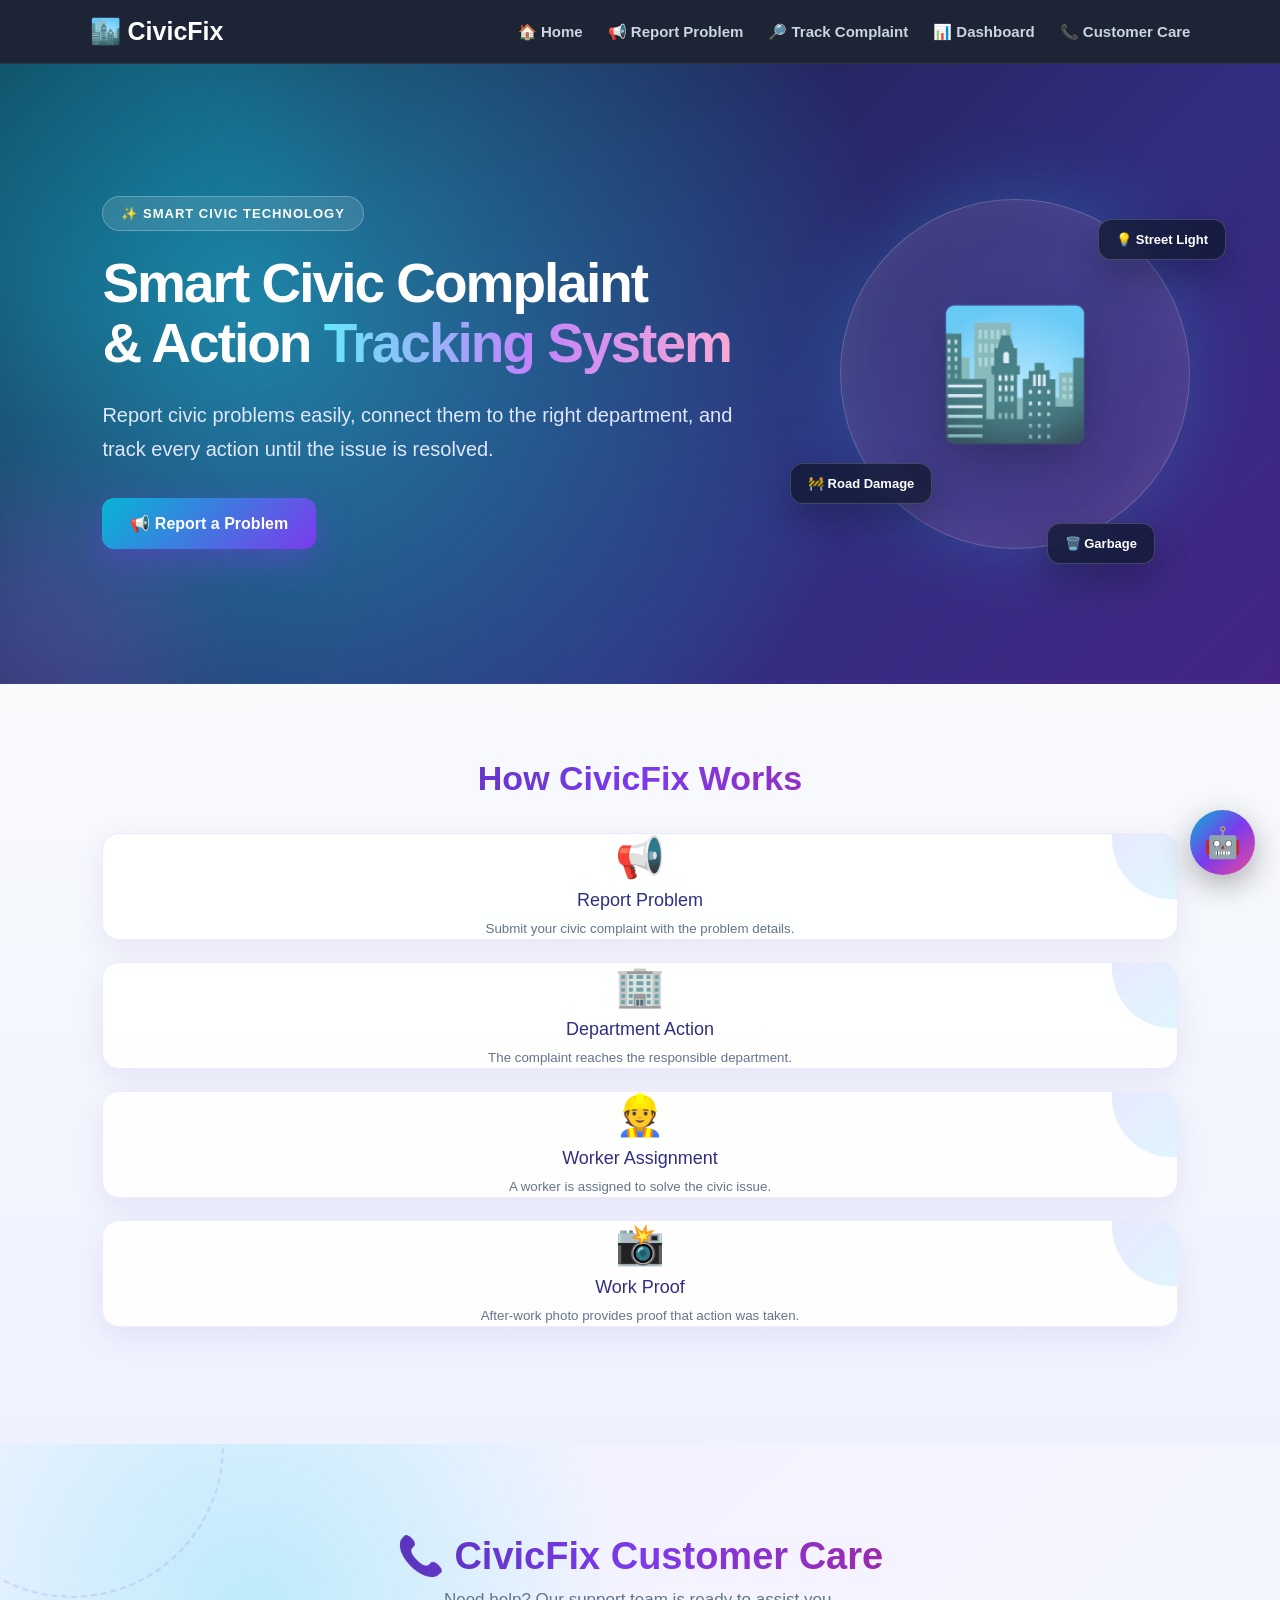
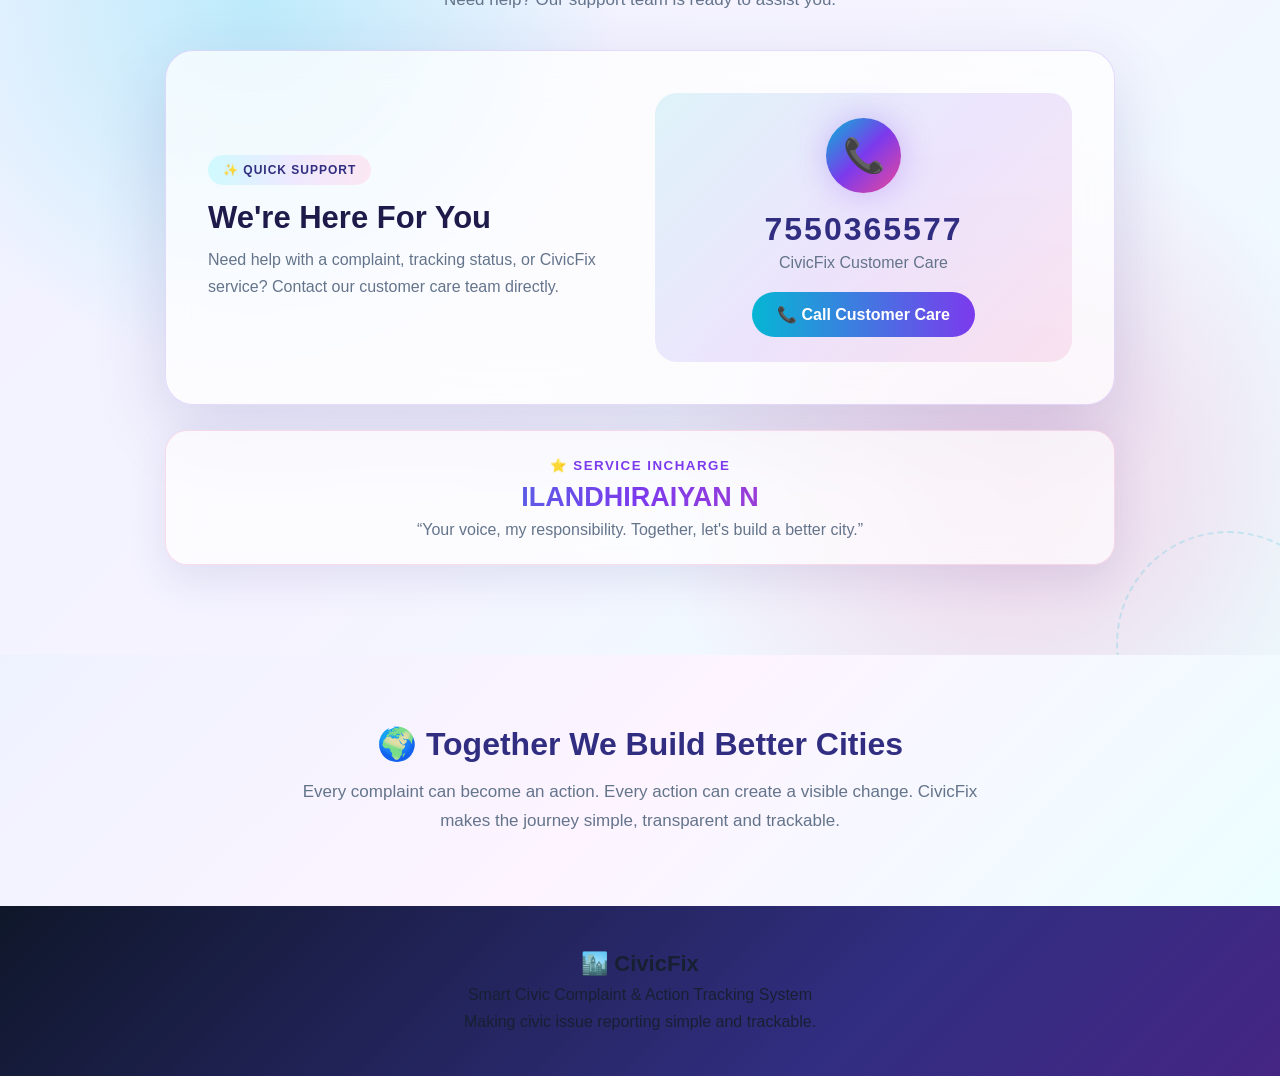
<file: index.html>
<!DOCTYPE html>
<html lang="en">

<head>
    <meta charset="UTF-8">

    <meta name="viewport"
          content="width=device-width, initial-scale=1.0">

    <title>CivicFix - Smart Civic Platform</title>

    <link rel="stylesheet" href="style.css">

    <style>

        /* ==============================
           CIVICFIX HOME - PREMIUM
        ============================== */

        .hero {
            min-height: 620px;
            position: relative;
            overflow: hidden;
            display: flex;
            align-items: center;
            padding: 80px 8%;

            background:
                radial-gradient(
                    circle at 10% 20%,
                    rgba(34,211,238,0.55),
                    transparent 25%
                ),
                radial-gradient(
                    circle at 90% 15%,
                    rgba(244,114,182,0.55),
                    transparent 28%
                ),
                radial-gradient(
                    circle at 80% 90%,
                    rgba(167,139,250,0.45),
                    transparent 30%
                ),
                linear-gradient(
                    135deg,
                    #0f172a,
                    #312e81,
                    #581c87,
                    #831843
                );

            background-size: 200% 200%;
            animation: heroGradient 10s ease infinite;
        }

        @keyframes heroGradient {
            0% { background-position: 0% 50%; }
            50% { background-position: 100% 50%; }
            100% { background-position: 0% 50%; }
        }

        .hero::before {
            content: "";
            position: absolute;
            width: 420px;
            height: 420px;
            border-radius: 50%;
            border: 1px solid rgba(255,255,255,0.18);
            right: -120px;
            top: -120px;
            animation: circleRotate 12s linear infinite;
        }

        .hero::after {
            content: "";
            position: absolute;
            width: 250px;
            height: 250px;
            border-radius: 50%;
            border: 1px solid rgba(255,255,255,0.16);
            left: -80px;
            bottom: -80px;
            animation: circleRotate 9s linear infinite reverse;
        }

        @keyframes circleRotate {
            from {
                transform: rotate(0deg) scale(1);
            }

            50% {
                transform: rotate(180deg) scale(1.12);
            }

            to {
                transform: rotate(360deg) scale(1);
            }
        }

        .hero-text {
            position: relative;
            z-index: 5;
            max-width: 760px;

            animation:
                heroContent 1.2s
                cubic-bezier(.17,.67,.35,1.2);
        }

        @keyframes heroContent {
            from {
                opacity: 0;
                transform:
                    translateY(70px)
                    scale(0.92);
            }

            to {
                opacity: 1;
                transform:
                    translateY(0)
                    scale(1);
            }
        }

        .hero-text::before {
            content:
                "✨ SMART CIVIC TECHNOLOGY";

            display: inline-block;
            padding: 9px 18px;
            margin-bottom: 22px;
            border-radius: 50px;
            color: white;
            font-size: 13px;
            font-weight: 700;
            letter-spacing: 1px;

            background:
                rgba(255,255,255,0.12);

            border:
                1px solid
                rgba(255,255,255,0.25);

            backdrop-filter: blur(12px);

            animation:
                badgeFloat 3s ease-in-out infinite;
        }

        @keyframes badgeFloat {
            0%,100% {
                transform: translateY(0);
            }

            50% {
                transform: translateY(-7px);
            }
        }

        .hero h1 {
            font-size: 55px;
            line-height: 1.1;
            color: white;
            margin-bottom: 24px;
            letter-spacing: -2px;
            max-width: 780px;

            animation:
                titleGlow
                3s ease-in-out infinite alternate;
        }

        @keyframes titleGlow {
            from {
                text-shadow:
                    0 0 0
                    rgba(103,232,249,0);
            }

            to {
                text-shadow:
                    0 0 30px
                    rgba(103,232,249,0.28);
            }
        }

        .hero h1 span {
            background:
                linear-gradient(
                    90deg,
                    #67e8f9,
                    #c084fc,
                    #f9a8d4
                );

            -webkit-background-clip: text;
            -webkit-text-fill-color: transparent;
            background-clip: text;
        }

        .hero p {
            font-size: 20px;
            line-height: 1.7;
            color: #e0e7ff;
            max-width: 650px;
            margin-bottom: 32px;

            animation:
                paragraphReveal
                1.5s ease;
        }

        @keyframes paragraphReveal {
            from {
                opacity: 0;
                transform: translateY(25px);
            }

            to {
                opacity: 1;
                transform: translateY(0);
            }
        }

        .hero .btn {
            padding: 16px 28px;
            border-radius: 12px;

            background:
                linear-gradient(
                    135deg,
                    #06b6d4,
                    #7c3aed,
                    #ec4899
                );

            background-size: 200% 200%;

            box-shadow:
                0 12px 35px
                rgba(124,58,237,0.4);

            animation:
                buttonGradient
                4s ease infinite;

            transition: 0.35s;
        }

        @keyframes buttonGradient {
            0% {
                background-position: 0% 50%;
            }

            50% {
                background-position: 100% 50%;
            }

            100% {
                background-position: 0% 50%;
            }
        }

        .hero .btn:hover {
            transform:
                translateY(-7px)
                scale(1.05);

            box-shadow:
                0 20px 50px
                rgba(236,72,153,0.45);
        }

        .hero-visual {
            position: absolute;
            right: 7%;
            top: 50%;
            transform: translateY(-50%);
            width: 350px;
            height: 350px;
            z-index: 4;
        }

        .city-orb {
            width: 100%;
            height: 100%;
            border-radius: 50%;
            display: flex;
            align-items: center;
            justify-content: center;

            background:
                rgba(255,255,255,0.08);

            border:
                1px solid
                rgba(255,255,255,0.20);

            backdrop-filter: blur(15px);

            box-shadow:
                0 0 80px
                rgba(34,211,238,0.20),

                inset 0 0 60px
                rgba(255,255,255,0.06);

            animation:
                orbFloat
                5s ease-in-out infinite;
        }

        @keyframes orbFloat {
            0%,100% {
                transform: translateY(0);
            }

            50% {
                transform: translateY(-18px);
            }
        }

        .city-icon {
            font-size: 125px;

            filter:
                drop-shadow(
                    0 15px 25px
                    rgba(0,0,0,0.25)
                );

            animation:
                cityPulse
                3s ease-in-out infinite;
        }

        @keyframes cityPulse {
            0%,100% {
                transform: scale(1);
            }

            50% {
                transform: scale(1.08);
            }
        }

        .floating-problem {
            position: absolute;
            padding: 12px 17px;
            border-radius: 13px;
            color: white;

            background:
                rgba(15,23,42,0.72);

            border:
                1px solid
                rgba(255,255,255,0.18);

            backdrop-filter: blur(12px);

            box-shadow:
                0 15px 35px
                rgba(0,0,0,0.25);

            font-size: 13px;
            font-weight: 700;
            white-space: nowrap;
        }

        .problem-one {
            top: 20px;
            right: -35px;

            animation:
                problemFloat
                4s ease-in-out infinite;
        }

        .problem-two {
            bottom: 45px;
            left: -50px;

            animation:
                problemFloat
                4s ease-in-out infinite 1s;
        }

        .problem-three {
            bottom: -15px;
            right: 35px;

            animation:
                problemFloat
                4s ease-in-out infinite 2s;
        }

        @keyframes problemFloat {
            0%,100% {
                transform: translateY(0);
            }

            50% {
                transform: translateY(-11px);
            }
        }

        .section {
            background:
                linear-gradient(
                    180deg,
                    #f8fafc,
                    #eef2ff
                );
        }

        .section h2 {
            font-size: 34px;

            background:
                linear-gradient(
                    90deg,
                    #312e81,
                    #7c3aed,
                    #be185d
                );

            -webkit-background-clip: text;
            -webkit-text-fill-color: transparent;
            background-clip: text;
        }

        .stats {
            max-width: 1150px;
            margin-left: auto;
            margin-right: auto;
        }

        .stat-card {
            position: relative;
            overflow: hidden;

            background:
                rgba(255,255,255,0.95);

            transition:
                transform 0.4s ease,
                box-shadow 0.4s ease;
        }

        .stat-card::before {
            content: "";

            position: absolute;

            width: 120px;
            height: 120px;

            border-radius: 50%;

            right: -55px;
            top: -55px;

            background:
                linear-gradient(
                    135deg,
                    #a78bfa,
                    #67e8f9
                );

            opacity: 0.22;

            transition: 0.5s;
        }

        .stat-card:hover {
            transform:
                translateY(-12px)
                scale(1.03);

            box-shadow:
                0 25px 55px
                rgba(76,29,149,0.18);
        }

        .stat-card:hover::before {
            transform: scale(1.7);
            opacity: 0.35;
        }

        .stat-card h3 {
            font-size: 40px;

            transition:
                transform 0.4s ease;
        }

        .stat-card:hover h3 {
            transform:
                scale(1.2)
                rotate(-5deg);
        }

        .stat-card p {
            font-size: 18px;
            color: #312e81;
        }

        .stat-card small {
            display: block;
            margin-top: 8px;

            color: #64748b;
            line-height: 1.5;
        }

        /* ==============================
           CUSTOMER CARE
        ============================== */

        .customer-section {
            position: relative;
            overflow: hidden;

            padding: 90px 8%;

            text-align: center;

            background:
                radial-gradient(
                    circle at 20% 20%,
                    rgba(34,211,238,0.25),
                    transparent 30%
                ),
                radial-gradient(
                    circle at 80% 80%,
                    rgba(236,72,153,0.22),
                    transparent 30%
                ),
                linear-gradient(
                    135deg,
                    #eef2ff,
                    #f5f3ff,
                    #ecfeff
                );
        }

        .customer-section::before {
            content: "";
            position: absolute;

            width: 300px;
            height: 300px;

            border-radius: 50%;

            border: 2px dashed
                rgba(124,58,237,0.15);

            top: -150px;
            left: -80px;

            animation:
                careRotate
                15s linear infinite;
        }

        .customer-section::after {
            content: "";
            position: absolute;

            width: 220px;
            height: 220px;

            border-radius: 50%;

            border: 2px dashed
                rgba(6,182,212,0.18);

            bottom: -100px;
            right: -60px;

            animation:
                careRotate
                12s linear infinite reverse;
        }

        @keyframes careRotate {
            from {
                transform: rotate(0deg);
            }

            to {
                transform: rotate(360deg);
            }
        }

        .customer-title {
            position: relative;
            z-index: 2;

            font-size: 38px;

            background:
                linear-gradient(
                    90deg,
                    #312e81,
                    #7c3aed,
                    #be185d
                );

            -webkit-background-clip: text;
            -webkit-text-fill-color: transparent;
            background-clip: text;

            margin-bottom: 12px;
        }

        .customer-subtitle {
            position: relative;
            z-index: 2;

            color: #64748b;
            font-size: 17px;
            margin-bottom: 40px;
        }

        .customer-card {
            position: relative;
            z-index: 3;

            max-width: 950px;
            margin: auto;
            padding: 42px;

            display: grid;
            grid-template-columns: 1fr 1fr;
            gap: 30px;

            text-align: left;

            border-radius: 28px;

            background:
                rgba(255,255,255,0.72);

            border:
                1px solid
                rgba(124,58,237,0.18);

            backdrop-filter: blur(20px);

            box-shadow:
                0 25px 70px
                rgba(49,46,129,0.16);

            transition: .4s;

            animation:
                customerFloat
                5s ease-in-out infinite;
        }

        .customer-card:hover {
            transform:
                translateY(-10px)
                scale(1.01);

            box-shadow:
                0 35px 90px
                rgba(124,58,237,0.22);
        }

        @keyframes customerFloat {
            0%,100% {
                transform: translateY(0);
            }

            50% {
                transform: translateY(-8px);
            }
        }

        .care-left {
            display: flex;
            flex-direction: column;
            justify-content: center;
        }

        .care-badge {
            display: inline-block;
            width: fit-content;

            padding: 8px 15px;
            border-radius: 50px;

            color: #312e81;

            background:
                linear-gradient(
                    90deg,
                    #cffafe,
                    #ede9fe,
                    #fce7f3
                );

            font-size: 12px;
            font-weight: 800;
            letter-spacing: 1px;
            margin-bottom: 15px;

            animation:
                careBadge
                2.5s ease-in-out infinite;
        }

        @keyframes careBadge {
            0%,100% {
                transform: translateY(0);
            }

            50% {
                transform: translateY(-5px);
            }
        }

        .care-left h3 {
            font-size: 31px;
            color: #1e1b4b;
            margin-bottom: 10px;
        }

        .care-left p {
            color: #64748b;
            line-height: 1.7;
        }

        .care-right {
            display: flex;
            flex-direction: column;
            justify-content: center;
            align-items: center;

            padding: 25px;
            border-radius: 22px;

            background:
                linear-gradient(
                    135deg,
                    rgba(6,182,212,0.12),
                    rgba(124,58,237,0.12),
                    rgba(236,72,153,0.12)
                );
        }

        .phone-icon {
            width: 75px;
            height: 75px;

            display: flex;
            align-items: center;
            justify-content: center;

            border-radius: 50%;

            font-size: 34px;

            background:
                linear-gradient(
                    135deg,
                    #06b6d4,
                    #7c3aed,
                    #ec4899
                );

            box-shadow:
                0 0 35px
                rgba(124,58,237,0.30);

            animation:
                phonePulse
                1.8s infinite;
        }

        @keyframes phonePulse {
            0%,100% {
                transform: scale(1);
            }

            50% {
                transform: scale(1.1);

                box-shadow:
                    0 0 55px
                    rgba(236,72,153,0.42);
            }
        }

        .phone-number {
            margin: 18px 0 6px;

            font-size: 32px;
            font-weight: 900;
            letter-spacing: 2px;

            color: #312e81;
        }

        .phone-label {
            color: #64748b;
            margin-bottom: 20px;
        }

        .call-button {
            display: inline-block;

            padding: 13px 25px;

            border-radius: 50px;

            text-decoration: none;
            color: white;
            font-weight: 800;

            background:
                linear-gradient(
                    90deg,
                    #06b6d4,
                    #7c3aed,
                    #ec4899
                );

            background-size: 200% 200%;

            animation:
                callGradient
                4s ease infinite;

            transition: .35s;
        }

        @keyframes callGradient {
            0% {
                background-position: 0% 50%;
            }

            50% {
                background-position: 100% 50%;
            }

            100% {
                background-position: 0% 50%;
            }
        }

        .call-button:hover {
            transform:
                translateY(-5px)
                scale(1.05);

            box-shadow:
                0 15px 35px
                rgba(124,58,237,0.35);
        }

        .service-incharge {
            max-width: 950px;

            margin: 25px auto 0;

            padding: 25px;

            position: relative;
            z-index: 3;

            border-radius: 22px;

            background:
                rgba(255,255,255,0.70);

            border:
                1px solid
                rgba(236,72,153,0.18);

            backdrop-filter: blur(15px);

            box-shadow:
                0 15px 40px
                rgba(49,46,129,0.10);

            text-align: center;
        }

        .service-incharge small {
            color: #7c3aed;
            font-weight: 800;
            letter-spacing: 1.5px;
        }

        .service-incharge h3 {
            margin-top: 8px;
            font-size: 27px;

            background:
                linear-gradient(
                    90deg,
                    #06b6d4,
                    #7c3aed,
                    #ec4899
                );

            -webkit-background-clip: text;
            -webkit-text-fill-color: transparent;
            background-clip: text;
        }

        .service-incharge p {
            margin-top: 8px;
            color: #64748b;
        }

        .civic-message {
            padding: 70px 8%;
            text-align: center;

            background:
                linear-gradient(
                    135deg,
                    #eef2ff,
                    #fdf4ff,
                    #ecfeff
                );
        }

        .civic-message h2 {
            color: #312e81;
            font-size: 32px;
            margin-bottom: 15px;
        }

        .civic-message p {
            max-width: 700px;
            margin: auto;

            color: #64748b;

            font-size: 17px;
            line-height: 1.7;
        }

        footer {
            background:
                linear-gradient(
                    135deg,
                    #0f172a,
                    #312e81,
                    #581c87,
                    #831843
                );

            background-size: 200% 200%;

            animation:
                footerGradient
                8s ease infinite;
        }

        @keyframes footerGradient {
            0% {
                background-position: 0% 50%;
            }

            50% {
                background-position: 100% 50%;
            }

            100% {
                background-position: 0% 50%;
            }
        }

        /* ==============================
           CIVICFIX AI ASSISTANT
        ============================== */

        #civicAiButton {
            position: fixed;
            right: 25px;
            bottom: 25px;

            width: 65px;
            height: 65px;

            border-radius: 50%;

            display: flex;
            align-items: center;
            justify-content: center;

            background:
                linear-gradient(
                    135deg,
                    #06b6d4,
                    #7c3aed,
                    #ec4899
                );

            color: white;
            font-size: 30px;

            cursor: pointer;

            box-shadow:
                0 10px 30px
                rgba(0,0,0,0.30);

            z-index: 9999;

            transition: .3s;

            animation:
                aiButtonPulse
                2.5s ease-in-out infinite;
        }

        #civicAiButton:hover {
            transform:
                scale(1.12)
                rotate(5deg);
        }

        @keyframes aiButtonPulse {
            0%,100% {
                box-shadow:
                    0 10px 30px
                    rgba(0,0,0,0.30);
            }

            50% {
                box-shadow:
                    0 10px 45px
                    rgba(124,58,237,0.60);
            }
        }

        #civicAiChat {
            position: fixed;

            right: 25px;
            bottom: 105px;

            width: 350px;
            height: 500px;

            background: white;

            border-radius: 20px;

            overflow: hidden;

            box-shadow:
                0 20px 60px
                rgba(0,0,0,0.30);

            z-index: 9998;

            display: none;

            flex-direction: column;

            border:
                1px solid
                rgba(124,58,237,0.15);
        }

        .ai-header {
            background:
                linear-gradient(
                    135deg,
                    #0f172a,
                    #312e81,
                    #581c87,
                    #831843
                );

            color: white;

            padding: 18px;

            display: flex;

            justify-content: space-between;
            align-items: center;
        }

        .ai-header strong {
            display: block;
            font-size: 18px;
        }

        .ai-header small {
            display: block;
            margin-top: 3px;
            opacity: .8;
            font-size: 12px;
        }

        .ai-header button {
            border: none;
            background: transparent;
            color: white;

            font-size: 20px;

            cursor: pointer;

            width: 35px;
            height: 35px;

            border-radius: 50%;

            transition: .3s;
        }

        .ai-header button:hover {
            background:
                rgba(255,255,255,0.15);

            transform: rotate(90deg);
        }

        .ai-messages {
            flex: 1;

            padding: 15px;

            overflow-y: auto;

            background:
                linear-gradient(
                    180deg,
                    #f8fafc,
                    #eef2ff
                );
        }

        .ai-message {
            max-width: 85%;

            padding: 12px 14px;

            margin-bottom: 12px;

            border-radius: 15px;

            line-height: 1.5;

            font-size: 14px;

            white-space: pre-wrap;

            word-wrap: break-word;

            animation:
                aiMessageIn
                .3s ease;
        }

        @keyframes aiMessageIn {
            from {
                opacity: 0;
                transform: translateY(8px);
            }

            to {
                opacity: 1;
                transform: translateY(0);
            }
        }

        .ai-message.bot {
            background:
                #eef2ff;

            color:
                #1e1b4b;

            border-bottom-left-radius:
                4px;

            border:
                1px solid
                rgba(124,58,237,0.08);
        }

        .ai-message.user {
            background:
                linear-gradient(
                    135deg,
                    #06b6d4,
                    #7c3aed
                );

            color: white;

            margin-left: auto;

            border-bottom-right-radius:
                4px;
        }

        .ai-input-area {
            display: flex;

            padding: 12px;

            gap: 8px;

            border-top:
                1px solid #e5e7eb;

            background: white;
        }

        .ai-input-area input {
            flex: 1;

            padding: 12px;

            border:
                1px solid #d1d5db;

            border-radius: 12px;

            outline: none;

            font-size: 14px;
        }

        .ai-input-area input:focus {
            border-color:
                #7c3aed;

            box-shadow:
                0 0 0 3px
                rgba(124,58,237,0.10);
        }

        .ai-input-area button {
            width: 45px;

            border: none;

            border-radius: 12px;

            background:
                linear-gradient(
                    135deg,
                    #06b6d4,
                    #7c3aed,
                    #ec4899
                );

            color: white;

            font-size: 18px;

            cursor: pointer;

            transition: .3s;
        }

        .ai-input-area button:hover {
            transform:
                scale(1.08);
        }

        @media (max-width: 900px) {

            .hero-visual {
                right: -90px;
                opacity: 0.25;
            }

            .hero h1 {
                font-size: 46px;
            }

            .customer-card {
                grid-template-columns: 1fr;
            }
        }

        @media (max-width: 600px) {

            .hero {
                min-height: 600px;
                padding: 60px 6%;
            }

            .hero h1 {
                font-size: 36px;
                letter-spacing: -1px;
            }

            .hero p {
                font-size: 17px;
            }

            .hero-visual {
                width: 280px;
                height: 280px;

                right: -100px;
                top: 75%;
            }

            .city-icon {
                font-size: 95px;
            }

            .customer-section {
                padding: 65px 6%;
            }

            .customer-title {
                font-size: 30px;
            }

            .customer-card {
                padding: 25px 18px;
            }

            .phone-number {
                font-size: 25px;
            }

            .care-left h3 {
                font-size: 25px;
            }

            #civicAiChat {
                right: 10px;
                left: 10px;

                bottom: 90px;

                width: auto;

                height: 70vh;

                max-height: 560px;

                border-radius: 18px;
            }

            #civicAiButton {
                right: 18px;
                bottom: 18px;

                width: 60px;
                height: 60px;
            }
        }

    </style>

</head>

<body>

<header>

    <div class="logo">
        🏙️ CivicFix
    </div>

    <nav>

        <a href="index.html">
            🏠 Home
        </a>

        <a href="report.html">
            📢 Report Problem
        </a>

        <a href="track.html">
            🔎 Track Complaint
        </a>

        <a href="dashboard.html">
            📊 Dashboard
        </a>

        <a href="customer-care.html">
            📞 Customer Care
        </a>

    </nav>

</header>


<section class="hero">

    <div class="hero-text">

        <h1>

            Smart Civic Complaint

            <br>

            & Action

            <span>
                Tracking System
            </span>

        </h1>

        <p>

            Report civic problems easily,
            connect them to the right department,
            and track every action until the
            issue is resolved.

        </p>

        <a
            href="report.html"
            class="btn"
        >

            📢 Report a Problem

        </a>

    </div>


    <div class="hero-visual">

        <div class="city-orb">

            <div class="city-icon">
                🏙️
            </div>

        </div>

        <div class="floating-problem problem-one">
            💡 Street Light
        </div>

        <div class="floating-problem problem-two">
            🚧 Road Damage
        </div>

        <div class="floating-problem problem-three">
            🗑️ Garbage
        </div>

    </div>

</section>


<section class="section">

    <h2>
        How CivicFix Works
    </h2>

    <div class="stats">

        <div class="stat-card">

            <h3>📢</h3>

            <p>
                Report Problem
            </p>

            <small>
                Submit your civic complaint
                with the problem details.
            </small>

        </div>


        <div class="stat-card">

            <h3>🏢</h3>

            <p>
                Department Action
            </p>

            <small>
                The complaint reaches the
                responsible department.
            </small>

        </div>


        <div class="stat-card">

            <h3>👷</h3>

            <p>
                Worker Assignment
            </p>

            <small>
                A worker is assigned to
                solve the civic issue.
            </small>

        </div>


        <div class="stat-card">

            <h3>📸</h3>

            <p>
                Work Proof
            </p>

            <small>
                After-work photo provides
                proof that action was taken.
            </small>

        </div>

    </div>

</section>


<section class="customer-section">

    <h2 class="customer-title">
        📞 CivicFix Customer Care
    </h2>

    <p class="customer-subtitle">
        Need help? Our support team is ready to assist you.
    </p>


    <div class="customer-card">

        <div class="care-left">

            <div class="care-badge">
                ✨ QUICK SUPPORT
            </div>

            <h3>
                We're Here For You
            </h3>

            <p>
                Need help with a complaint,
                tracking status, or CivicFix service?
                Contact our customer care team directly.
            </p>

        </div>


        <div class="care-right">

            <div class="phone-icon">
                📞
            </div>

            <div class="phone-number">
                7550365577
            </div>

            <div class="phone-label">
                CivicFix Customer Care
            </div>

            <a
                href="tel:7550365577"
                class="call-button"
            >
                📞 Call Customer Care
            </a>

        </div>

    </div>


    <div class="service-incharge">

        <small>
            ⭐ SERVICE INCHARGE
        </small>

        <h3>
            ILANDHIRAIYAN N
        </h3>

        <p>
            “Your voice, my responsibility.
            Together, let's build a better city.”
        </p>

    </div>

</section>


<section class="civic-message">

    <h2>
        🌍 Together We Build Better Cities
    </h2>

    <p>

        Every complaint can become an action.
        Every action can create a visible change.
        CivicFix makes the journey simple,
        transparent and trackable.

    </p>

</section>


<footer>

    <h3>
        🏙️ CivicFix
    </h3>

    <p>
        Smart Civic Complaint & Action Tracking System
    </p>

    <p>
        Making civic issue reporting simple and trackable.
    </p>

</footer>


<!-- ==============================
     CIVICFIX AI ASSISTANT
============================== -->

<div
    id="civicAiButton"
    onclick="toggleCivicAI()"
    title="Open CivicFix AI"
>
    🤖
</div>


<div id="civicAiChat">

    <div class="ai-header">

        <div>

            <strong>
                🤖 CivicFix AI
            </strong>

            <small>
                Free Local AI Assistant
            </small>

        </div>

        <button
            onclick="toggleCivicAI()"
            aria-label="Close AI"
        >
            ✕
        </button>

    </div>


    <div
        id="aiMessages"
        class="ai-messages"
    >

        <div class="ai-message bot">

            Vanakkam! 👋

            Naan CivicFix AI Assistant.

            Ungal civic problem enna?
            Sollunga.

        </div>

    </div>


    <div class="ai-input-area">

        <input
            type="text"
            id="aiInput"
            placeholder="Type your civic problem..."
            autocomplete="off"
        >

        <button
            onclick="sendCivicAI()"
            aria-label="Send message"
        >
            ➤
        </button>

    </div>

</div>


<script>

    /* ==============================
       CIVICFIX AI
       RENDER FASTAPI BACKEND
    ============================== */

    const CIVIC_AI_API =
        "https://civicfix-backend-ef93.onrender.com";


    function toggleCivicAI() {

        const chat =
            document.getElementById("civicAiChat");


        if (chat.style.display === "flex") {

            chat.style.display = "none";

        } else {

            chat.style.display = "flex";


            setTimeout(() => {

                document
                    .getElementById("aiInput")
                    .focus();

            }, 100);

        }

    }


    async function sendCivicAI() {

        const input =
            document.getElementById("aiInput");


        const messages =
            document.getElementById("aiMessages");


        const message =
            input.value.trim();


        if (!message) {
            return;
        }


        /* USER MESSAGE */

        const userMessage =
            document.createElement("div");


        userMessage.className =
            "ai-message user";


        userMessage.textContent =
            message;


        messages.appendChild(
            userMessage
        );


        input.value = "";


        /* THINKING MESSAGE */

        const loadingMessage =
            document.createElement("div");


        loadingMessage.className =
            "ai-message bot";


        loadingMessage.textContent =
            "🤖 Thinking...";


        messages.appendChild(
            loadingMessage
        );


        messages.scrollTop =
            messages.scrollHeight;


        try {

            const formData =
                new FormData();


            formData.append(
                "message",
                message
            );


            const response =
                await fetch(
                    `${CIVIC_AI_API}/ai-chat`,
                    {
                        method: "POST",
                        body: formData
                    }
                );


            if (!response.ok) {

                throw new Error(
                    "AI server error"
                );

            }


            const data =
                await response.json();


            loadingMessage.remove();


            /* AI RESPONSE */

            const botMessage =
                document.createElement("div");


            botMessage.className =
                "ai-message bot";


            botMessage.textContent =
                data.reply ||
                "Sorry, I couldn't generate a response.";


            messages.appendChild(
                botMessage
            );


        } catch (error) {

            console.error(
                "CivicFix AI Error:",
                error
            );


            loadingMessage.textContent =
                "Sorry 😔 AI service temporarily unavailable.\n\n" +
                "Please try again later.";

        }


        messages.scrollTop =
            messages.scrollHeight;

    }


    /* ==============================
       ENTER KEY SUPPORT
    ============================== */

    document
        .getElementById("aiInput")
        .addEventListener(
            "keydown",
            function(event) {

                if (
                    event.key === "Enter"
                ) {

                    event.preventDefault();

                    sendCivicAI();

                }

            }
        );

</script>


</body>

</html>
</file>
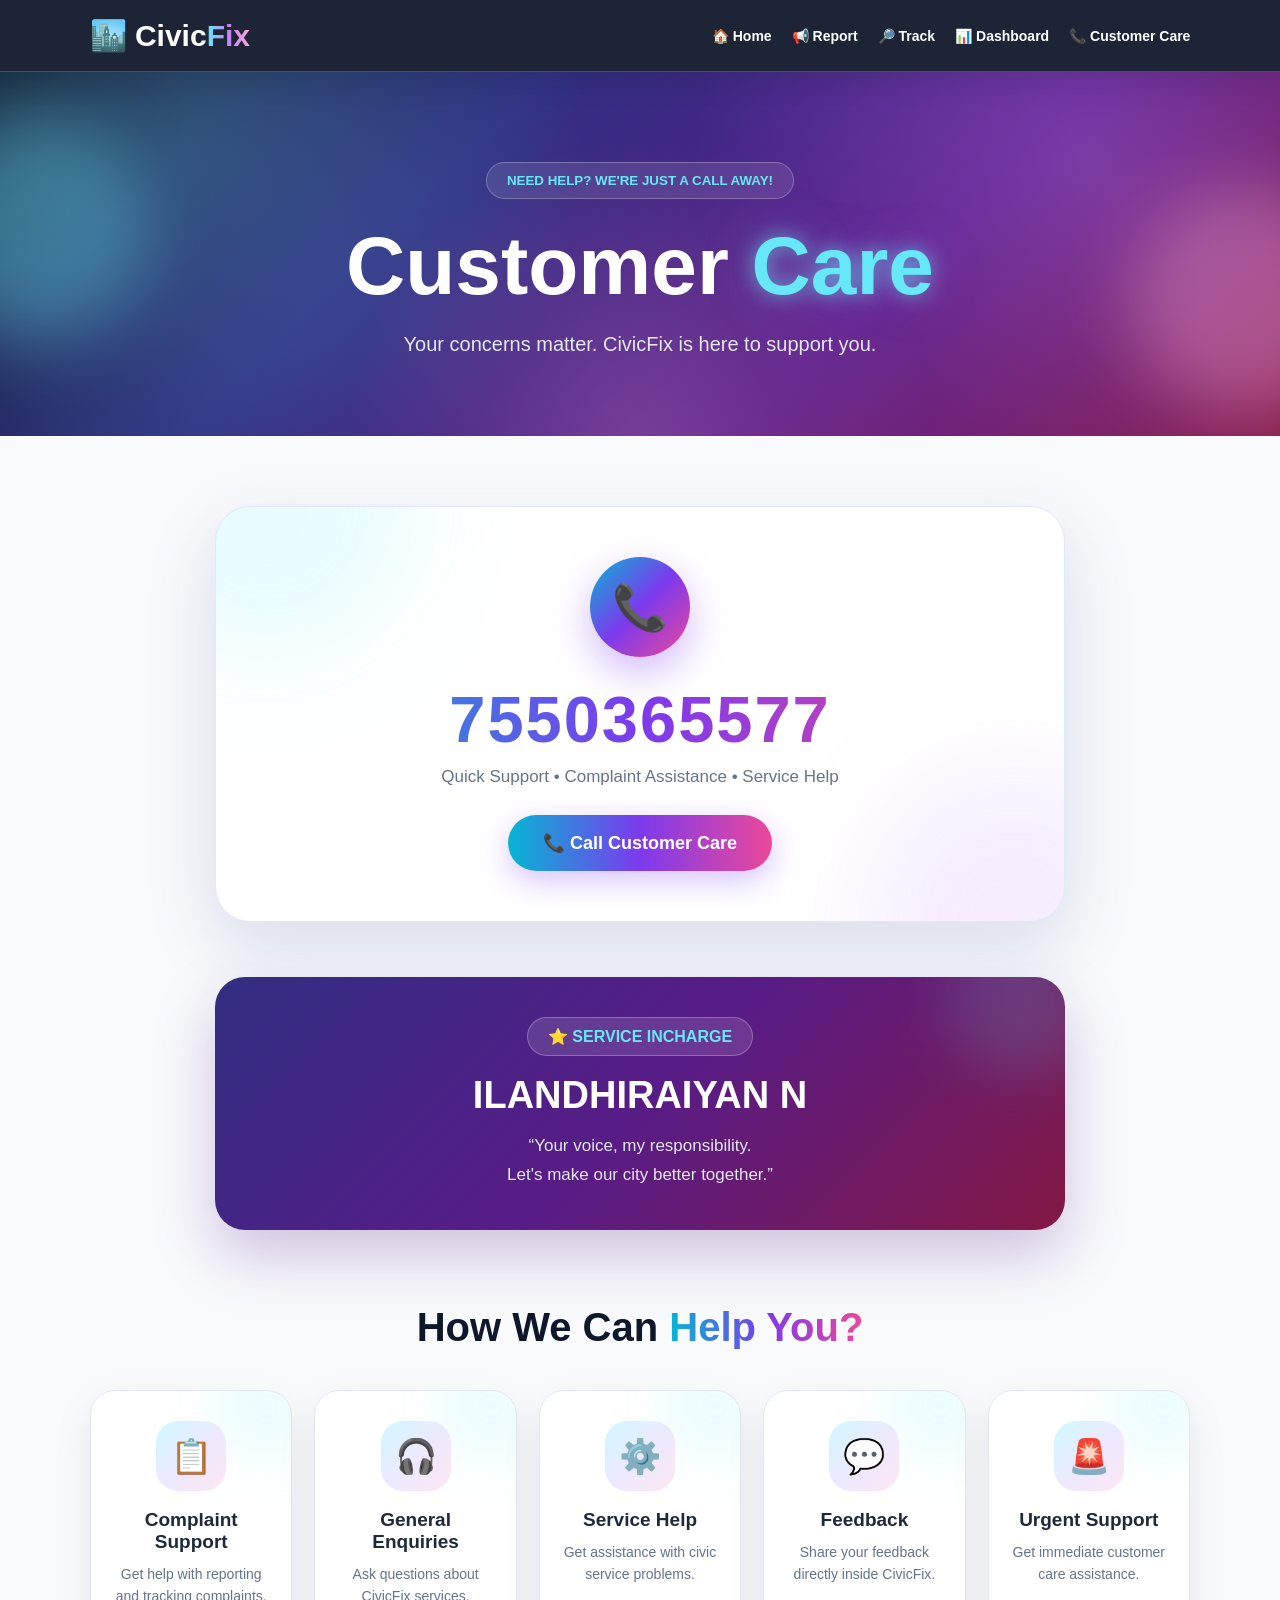
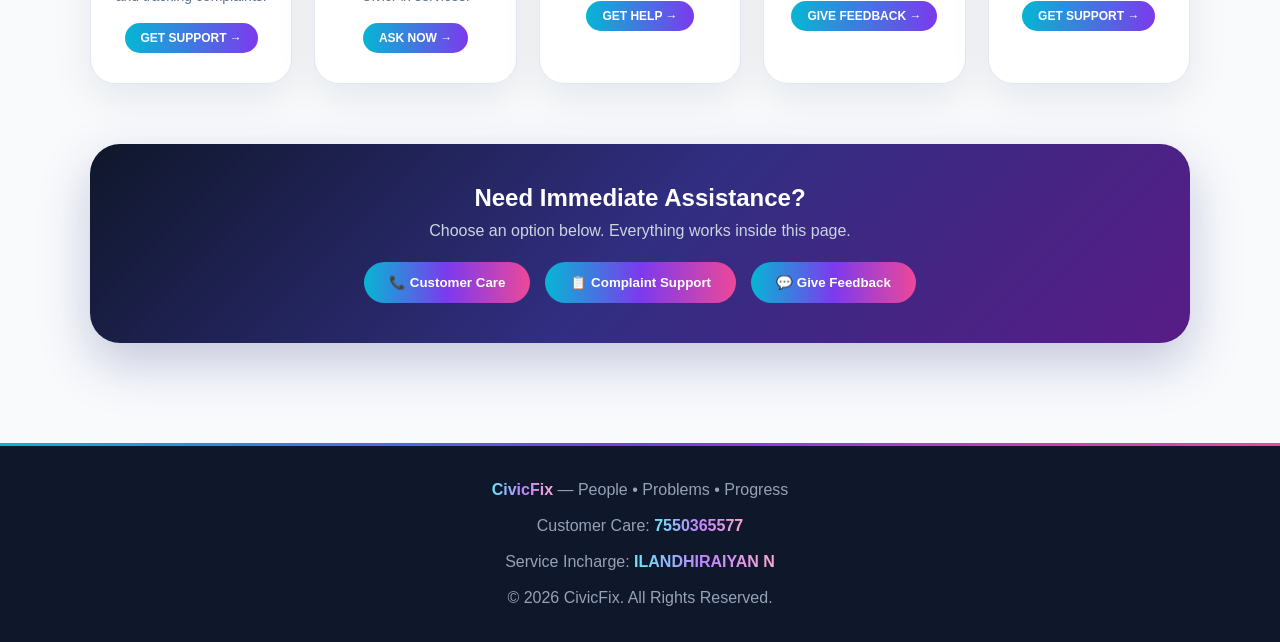
<file: customer-care.html>
<!DOCTYPE html>
<html lang="en">

<head>

<meta charset="UTF-8">

<meta
    name="viewport"
    content="width=device-width, initial-scale=1.0"
>

<title>CivicFix | Customer Care</title>

<style>

/* =========================
   RESET
========================= */

*{
    margin:0;
    padding:0;
    box-sizing:border-box;
}

html{
    scroll-behavior:smooth;
}

body{
    font-family:Arial, sans-serif;
    min-height:100vh;
    color:#0f172a;
    overflow-x:hidden;
    background:#f8fafc;
}


/* =========================
   HEADER
========================= */

header{

    position:sticky;
    top:0;
    z-index:1000;

    padding:18px 7%;

    display:flex;
    justify-content:space-between;
    align-items:center;

    background:rgba(15,23,42,.94);

    backdrop-filter:blur(18px);

    border-bottom:
        1px solid rgba(103,232,249,.25);

    box-shadow:
        0 5px 30px rgba(15,23,42,.18);
}

.logo{

    font-size:30px;
    font-weight:900;
    color:white;
}

.logo span{

    background:
        linear-gradient(
            90deg,
            #67e8f9,
            #c084fc,
            #f9a8d4
        );

    -webkit-background-clip:text;
    -webkit-text-fill-color:transparent;
}

nav{

    display:flex;
    gap:20px;
    align-items:center;
    justify-content:center;
    flex-wrap:wrap;
}

nav button{

    border:none;
    background:none;

    color:white;

    font-size:14px;
    font-weight:bold;

    cursor:pointer;

    transition:.3s;
}

nav button:hover{

    color:#67e8f9;

    transform:translateY(-2px);
}


/* =========================
   HERO
========================= */

.hero{

    position:relative;

    overflow:hidden;

    text-align:center;

    padding:90px 20px 80px;

    color:white;

    background:

        radial-gradient(
            circle at 15% 20%,
            rgba(103,232,249,.25),
            transparent 35%
        ),

        radial-gradient(
            circle at 85% 25%,
            rgba(192,132,252,.30),
            transparent 35%
        ),

        radial-gradient(
            circle at 50% 100%,
            rgba(249,168,212,.22),
            transparent 40%
        ),

        linear-gradient(
            135deg,
            #0f172a,
            #312e81,
            #581c87,
            #831843
        );
}

.hero::before,
.hero::after{

    content:"";

    position:absolute;

    width:230px;
    height:230px;

    border-radius:50%;

    filter:blur(35px);

    opacity:.35;

    animation:
        floating 6s infinite alternate ease-in-out;
}

.hero::before{

    background:#67e8f9;

    left:-80px;
    top:40px;
}

.hero::after{

    background:#f9a8d4;

    right:-80px;
    bottom:20px;

    animation-delay:2s;
}

@keyframes floating{

    from{
        transform:
            translateY(0)
            rotate(0deg);
    }

    to{
        transform:
            translateY(55px)
            rotate(20deg);
    }
}

.hero-content{

    position:relative;

    z-index:2;
}

.hero small{

    display:inline-block;

    padding:10px 20px;

    border-radius:30px;

    color:#67e8f9;

    background:
        rgba(255,255,255,.10);

    border:
        1px solid rgba(255,255,255,.25);

    font-weight:bold;

    animation:
        glow 2s infinite alternate;
}

@keyframes glow{

    from{
        box-shadow:
            0 0 0 rgba(103,232,249,0);
    }

    to{
        box-shadow:
            0 0 25px rgba(103,232,249,.25);
    }
}

.hero h1{

    font-size:
        clamp(48px,8vw,82px);

    margin:20px 0;

    font-weight:900;

    animation:
        fadeUp 1s ease;
}

.hero h1 span{

    color:#67e8f9;

    text-shadow:
        0 0 20px rgba(103,232,249,.7),
        0 0 50px rgba(192,132,252,.35);
}

.hero p{

    font-size:20px;

    color:#e2e8f0;

    animation:
        fadeUp 1.3s ease;
}


/* =========================
   MAIN
========================= */

.main{

    width:min(1100px,92%);

    margin:auto;

    padding:70px 0;
}


/* =========================
   CONTACT CARD
========================= */

.contact-card{

    position:relative;

    max-width:850px;

    margin:
        0 auto 55px;

    padding:50px 30px;

    text-align:center;

    border-radius:35px;

    background:white;

    border:
        1px solid #e0e7ff;

    box-shadow:
        0 25px 70px rgba(49,46,129,.15);

    overflow:hidden;

    animation:
        cardFloat 4s infinite ease-in-out;
}

.contact-card::before{

    content:"";

    position:absolute;

    width:300px;
    height:300px;

    border-radius:50%;

    background:
        rgba(103,232,249,.15);

    filter:blur(50px);

    top:-150px;
    left:-100px;
}

.contact-card::after{

    content:"";

    position:absolute;

    width:300px;
    height:300px;

    border-radius:50%;

    background:
        rgba(192,132,252,.15);

    filter:blur(50px);

    right:-100px;
    bottom:-150px;
}

@keyframes cardFloat{

    0%,100%{
        transform:translateY(0);
    }

    50%{
        transform:translateY(-8px);
    }
}

.phone-icon{

    position:relative;
    z-index:2;

    width:100px;
    height:100px;

    margin:auto;

    display:flex;

    align-items:center;
    justify-content:center;

    border-radius:50%;

    font-size:45px;

    background:
        linear-gradient(
            135deg,
            #06b6d4,
            #7c3aed,
            #ec4899
        );

    box-shadow:
        0 15px 40px rgba(124,58,237,.35);

    animation:
        phonePulse 2s infinite;
}

@keyframes phonePulse{

    0%,100%{
        transform:scale(1);
    }

    50%{
        transform:scale(1.08);
    }
}

.phone-number{

    position:relative;
    z-index:2;

    margin:25px 0 10px;

    font-size:
        clamp(35px,7vw,65px);

    font-weight:900;

    background:
        linear-gradient(
            90deg,
            #06b6d4,
            #7c3aed,
            #ec4899
        );

    -webkit-background-clip:text;
    -webkit-text-fill-color:transparent;

    letter-spacing:2px;
}

.contact-text{

    position:relative;
    z-index:2;

    color:#64748b;

    font-size:17px;

    margin-bottom:28px;
}

.call-btn{

    position:relative;
    z-index:2;

    display:inline-block;

    padding:17px 35px;

    border-radius:50px;

    background:
        linear-gradient(
            90deg,
            #06b6d4,
            #7c3aed,
            #ec4899
        );

    color:white;

    text-decoration:none;

    font-weight:bold;

    font-size:18px;

    box-shadow:
        0 10px 30px rgba(124,58,237,.3);

    transition:.35s;

    cursor:pointer;

    border:none;
}

.call-btn:hover{

    transform:
        translateY(-5px)
        scale(1.05);

    box-shadow:
        0 18px 40px rgba(124,58,237,.4);
}


/* =========================
   SERVICE INCHARGE
========================= */

.incharge{

    position:relative;

    max-width:850px;

    margin:
        0 auto 75px;

    padding:40px 25px;

    text-align:center;

    border-radius:30px;

    color:white;

    background:
        linear-gradient(
            135deg,
            #312e81,
            #581c87,
            #831843
        );

    box-shadow:
        0 25px 60px rgba(88,28,135,.25);

    overflow:hidden;
}

.incharge::before{

    content:"";

    position:absolute;

    width:160px;
    height:160px;

    border-radius:50%;

    background:#67e8f9;

    opacity:.15;

    filter:blur(30px);

    top:-60px;
    right:-40px;

    animation:
        rotateBlob 6s linear infinite;
}

@keyframes rotateBlob{

    to{
        transform:
            rotate(360deg)
            translateX(30px);
    }
}

.badge{

    display:inline-block;

    padding:9px 20px;

    border-radius:30px;

    background:
        rgba(255,255,255,.12);

    border:
        1px solid rgba(255,255,255,.25);

    color:#67e8f9;

    font-weight:bold;

    margin-bottom:18px;
}

.incharge h2{

    position:relative;

    font-size:38px;

    margin-bottom:15px;
}

.quote{

    position:relative;

    color:#e2e8f0;

    font-size:17px;

    line-height:1.7;
}


/* =========================
   HELP SECTION
========================= */

.support{

    text-align:center;
}

.support h2{

    font-size:40px;

    margin-bottom:40px;

    color:#0f172a;
}

.support h2 span{

    background:
        linear-gradient(
            90deg,
            #06b6d4,
            #7c3aed,
            #ec4899
        );

    -webkit-background-clip:text;
    -webkit-text-fill-color:transparent;
}

.grid{

    display:grid;

    grid-template-columns:
        repeat(
            auto-fit,
            minmax(200px,1fr)
        );

    gap:22px;
}


/* =========================
   HELP CARDS
========================= */

.box{

    position:relative;

    padding:30px 20px;

    background:white;

    border-radius:25px;

    border:
        1px solid #e2e8f0;

    box-shadow:
        0 15px 40px rgba(15,23,42,.08);

    transition:.4s;

    cursor:pointer;

    overflow:hidden;
}

.box::before{

    content:"";

    position:absolute;

    width:110px;
    height:110px;

    border-radius:50%;

    background:#67e8f9;

    opacity:.12;

    filter:blur(25px);

    top:-40px;
    right:-30px;

    transition:.5s;
}

.box:hover::before{

    transform:scale(2.2);
}

.box:hover{

    transform:
        translateY(-12px)
        scale(1.02);

    border-color:#c084fc;

    box-shadow:
        0 25px 55px rgba(124,58,237,.18);
}

.box .icon{

    position:relative;

    z-index:2;

    width:70px;
    height:70px;

    margin:
        0 auto 18px;

    display:flex;

    align-items:center;
    justify-content:center;

    border-radius:22px;

    font-size:34px;

    background:
        linear-gradient(
            135deg,
            #cffafe,
            #ede9fe,
            #fce7f3
        );

    transition:.4s;
}

.box:hover .icon{

    transform:
        rotate(8deg)
        scale(1.1);
}

.box h3{

    position:relative;
    z-index:2;

    margin-bottom:10px;

    color:#1e293b;

    font-size:19px;
}

.box p{

    position:relative;
    z-index:2;

    color:#64748b;

    font-size:14px;

    line-height:1.6;

    margin-bottom:15px;
}

.action{

    position:relative;
    z-index:2;

    display:inline-block;

    padding:8px 16px;

    border-radius:20px;

    background:
        linear-gradient(
            90deg,
            #06b6d4,
            #7c3aed
        );

    color:white;

    font-size:12px;

    font-weight:bold;
}


/* =========================
   QUICK CONTACT
========================= */

.quick-contact{

    margin-top:60px;

    padding:40px 20px;

    border-radius:30px;

    text-align:center;

    color:white;

    background:
        linear-gradient(
            135deg,
            #0f172a,
            #312e81,
            #581c87
        );

    box-shadow:
        0 20px 50px rgba(49,46,129,.25);
}

.quick-contact h2{

    margin-bottom:10px;
}

.quick-contact p{

    color:#cbd5e1;

    margin-bottom:22px;
}

.quick-buttons{

    display:flex;

    justify-content:center;

    gap:15px;

    flex-wrap:wrap;
}

.quick-buttons button{

    border:none;

    padding:13px 25px;

    border-radius:30px;

    color:white;

    font-weight:bold;

    cursor:pointer;

    background:
        linear-gradient(
            90deg,
            #06b6d4,
            #7c3aed,
            #ec4899
        );

    transition:.3s;
}

.quick-buttons button:hover{

    transform:
        translateY(-4px)
        scale(1.04);
}


/* =========================
   MODAL
========================= */

.modal{

    position:fixed;

    inset:0;

    z-index:5000;

    display:none;

    align-items:center;
    justify-content:center;

    padding:20px;

    background:
        rgba(15,23,42,.72);

    backdrop-filter:blur(10px);
}

.modal.active{

    display:flex;

    animation:
        modalFade .25s ease;
}

@keyframes modalFade{

    from{
        opacity:0;
    }

    to{
        opacity:1;
    }
}

.modal-box{

    position:relative;

    width:min(550px,100%);

    max-height:90vh;

    overflow-y:auto;

    padding:35px 25px;

    border-radius:30px;

    background:white;

    box-shadow:
        0 30px 90px rgba(0,0,0,.3);

    animation:
        modalUp .35s ease;
}

@keyframes modalUp{

    from{
        opacity:0;
        transform:
            translateY(40px)
            scale(.95);
    }

    to{
        opacity:1;
        transform:
            translateY(0)
            scale(1);
    }
}

.close-btn{

    position:absolute;

    top:15px;
    right:18px;

    width:40px;
    height:40px;

    border:none;

    border-radius:50%;

    background:#f1f5f9;

    color:#0f172a;

    font-size:22px;

    cursor:pointer;

    transition:.3s;
}

.close-btn:hover{

    background:#e2e8f0;

    transform:rotate(90deg);
}

.modal-icon{

    width:75px;
    height:75px;

    margin:
        0 auto 18px;

    display:flex;

    align-items:center;
    justify-content:center;

    border-radius:22px;

    font-size:35px;

    background:
        linear-gradient(
            135deg,
            #cffafe,
            #ede9fe,
            #fce7f3
        );
}

.modal-box h2{

    text-align:center;

    font-size:28px;

    margin-bottom:12px;

    background:
        linear-gradient(
            90deg,
            #06b6d4,
            #7c3aed,
            #ec4899
        );

    -webkit-background-clip:text;
    -webkit-text-fill-color:transparent;
}

.modal-box > p{

    text-align:center;

    color:#64748b;

    line-height:1.6;

    margin-bottom:25px;
}


/* =========================
   MODAL BUTTONS
========================= */

.modal-actions{

    display:flex;

    flex-direction:column;

    gap:12px;
}

.modal-actions button{

    width:100%;

    padding:14px;

    border:none;

    border-radius:15px;

    font-size:15px;

    font-weight:bold;

    cursor:pointer;

    color:white;

    background:
        linear-gradient(
            90deg,
            #06b6d4,
            #7c3aed,
            #ec4899
        );

    transition:.3s;
}

.modal-actions button:hover{

    transform:
        translateY(-3px);

    box-shadow:
        0 10px 25px rgba(124,58,237,.25);
}


/* =========================
   FEEDBACK FORM
========================= */

.form-group{

    margin-bottom:16px;

    text-align:left;
}

.form-group label{

    display:block;

    margin-bottom:7px;

    color:#334155;

    font-size:14px;

    font-weight:bold;
}

.form-group input,
.form-group textarea,
.form-group select{

    width:100%;

    padding:13px 15px;

    border:
        1px solid #cbd5e1;

    border-radius:12px;

    outline:none;

    font-family:Arial,sans-serif;

    font-size:14px;

    transition:.3s;
}

.form-group input:focus,
.form-group textarea:focus,
.form-group select:focus{

    border-color:#7c3aed;

    box-shadow:
        0 0 0 3px rgba(124,58,237,.1);
}

.form-group textarea{

    min-height:120px;

    resize:vertical;
}

.success-message{

    display:none;

    margin-top:15px;

    padding:13px;

    border-radius:12px;

    text-align:center;

    color:#166534;

    background:#dcfce7;

    font-weight:bold;
}


/* =========================
   FOOTER
========================= */

footer{

    margin-top:30px;

    padding:35px 20px;

    text-align:center;

    color:#94a3b8;

    background:#0f172a;

    border-top:
        3px solid transparent;

    border-image:
        linear-gradient(
            90deg,
            #06b6d4,
            #7c3aed,
            #ec4899
        ) 1;
}

footer strong{

    background:
        linear-gradient(
            90deg,
            #67e8f9,
            #c084fc,
            #f9a8d4
        );

    -webkit-background-clip:text;
    -webkit-text-fill-color:transparent;
}


/* =========================
   ANIMATION
========================= */

@keyframes fadeUp{

    from{
        opacity:0;
        transform:translateY(35px);
    }

    to{
        opacity:1;
        transform:translateY(0);
    }
}


/* =========================
   MOBILE
========================= */

@media(max-width:750px){

    header{

        flex-direction:column;

        gap:15px;

        padding:18px 15px;
    }

    nav{

        gap:10px;
    }

    nav button{

        font-size:12px;
    }

    .hero{

        padding:65px 15px;
    }

    .hero h1{

        font-size:50px;
    }

    .main{

        padding:50px 0;
    }

    .contact-card{

        padding:40px 18px;
    }

    .phone-number{

        font-size:38px;
    }

    .incharge h2{

        font-size:29px;
    }

    .support h2{

        font-size:32px;
    }

    .modal-box{

        padding:35px 18px;
    }

}

</style>

</head>


<body>


<!-- =========================
     HEADER
========================= -->

<header>

    <div class="logo">
        🏙️ Civic<span>Fix</span>
    </div>

    <nav>

        <!-- REAL PAGE NAVIGATION -->

        <button onclick="goHome()">
            🏠 Home
        </button>

        <button onclick="goReport()">
            📢 Report
        </button>

        <button onclick="goTrack()">
            🔎 Track
        </button>

        <button onclick="goDashboard()">
            📊 Dashboard
        </button>

        <button onclick="scrollToHelp()">
            📞 Customer Care
        </button>

    </nav>

</header>


<!-- =========================
     HERO
========================= -->

<section class="hero">

    <div class="hero-content">

        <small>
            NEED HELP? WE'RE JUST A CALL AWAY!
        </small>

        <h1>
            Customer <span>Care</span>
        </h1>

        <p>
            Your concerns matter. CivicFix is here to support you.
        </p>

    </div>

</section>


<!-- =========================
     MAIN
========================= -->

<main class="main">


    <!-- CUSTOMER CARE -->

    <section class="contact-card">

        <div class="phone-icon">
            📞
        </div>

        <div class="phone-number">
            7550365577
        </div>

        <p class="contact-text">
            Quick Support • Complaint Assistance • Service Help
        </p>

        <button
            class="call-btn"
            onclick="openCallModal()">

            📞 Call Customer Care

        </button>

    </section>


    <!-- SERVICE INCHARGE -->

    <section class="incharge">

        <div class="badge">
            ⭐ SERVICE INCHARGE
        </div>

        <h2>
            ILANDHIRAIYAN N
        </h2>

        <p class="quote">

            “Your voice, my responsibility.<br>

            Let's make our city better together.”

        </p>

    </section>


    <!-- =========================
         HELP SECTION
    ========================= -->

    <section
        class="support"
        id="helpSection">

        <h2>
            How We Can
            <span>Help You?</span>
        </h2>

        <div class="grid">


            <!-- COMPLAINT -->

            <div
                class="box"
                onclick="openComplaintSupport()">

                <div class="icon">
                    📋
                </div>

                <h3>
                    Complaint Support
                </h3>

                <p>
                    Get help with reporting and tracking complaints.
                </p>

                <span class="action">
                    GET SUPPORT →
                </span>

            </div>


            <!-- GENERAL -->

            <div
                class="box"
                onclick="openGeneralSupport()">

                <div class="icon">
                    🎧
                </div>

                <h3>
                    General Enquiries
                </h3>

                <p>
                    Ask questions about CivicFix services.
                </p>

                <span class="action">
                    ASK NOW →
                </span>

            </div>


            <!-- SERVICE -->

            <div
                class="box"
                onclick="openServiceSupport()">

                <div class="icon">
                    ⚙️
                </div>

                <h3>
                    Service Help
                </h3>

                <p>
                    Get assistance with civic service problems.
                </p>

                <span class="action">
                    GET HELP →
                </span>

            </div>


            <!-- FEEDBACK -->

            <div
                class="box"
                onclick="openFeedback()">

                <div class="icon">
                    💬
                </div>

                <h3>
                    Feedback
                </h3>

                <p>
                    Share your feedback directly inside CivicFix.
                </p>

                <span class="action">
                    GIVE FEEDBACK →
                </span>

            </div>


            <!-- URGENT -->

            <div
                class="box"
                onclick="openUrgentSupport()">

                <div class="icon">
                    🚨
                </div>

                <h3>
                    Urgent Support
                </h3>

                <p>
                    Get immediate customer care assistance.
                </p>

                <span class="action">
                    GET SUPPORT →
                </span>

            </div>


        </div>

    </section>


    <!-- =========================
         QUICK CONTACT
    ========================= -->

    <section class="quick-contact">

        <h2>
            Need Immediate Assistance?
        </h2>

        <p>
            Choose an option below. Everything works inside this page.
        </p>

        <div class="quick-buttons">

            <button onclick="openCallModal()">
                📞 Customer Care
            </button>

            <button onclick="openComplaintSupport()">
                📋 Complaint Support
            </button>

            <button onclick="openFeedback()">
                💬 Give Feedback
            </button>

        </div>

    </section>


</main>


<!-- =========================
     MODAL
========================= -->

<div
    class="modal"
    id="modal"
    onclick="closeModalOutside(event)">

    <div
        class="modal-box"
        id="modalBox">

        <button
            class="close-btn"
            onclick="closeModal()">

            ×

        </button>

        <div
            class="modal-icon"
            id="modalIcon">

            📞

        </div>

        <h2 id="modalTitle">
            Customer Care
        </h2>

        <p id="modalText">
            How can we help you?
        </p>

        <div
            class="modal-actions"
            id="modalActions">
        </div>

    </div>

</div>


<!-- =========================
     FOOTER
========================= -->

<footer>

    <strong>CivicFix</strong>
    — People • Problems • Progress

    <br><br>

    Customer Care:
    <strong>7550365577</strong>

    <br><br>

    Service Incharge:
    <strong>ILANDHIRAIYAN N</strong>

    <br><br>

    © 2026 CivicFix. All Rights Reserved.

</footer>


<!-- =========================
     JAVASCRIPT
========================= -->

<script>


/* =========================
   MODAL ELEMENTS
========================= */

const modal =
    document.getElementById("modal");

const modalIcon =
    document.getElementById("modalIcon");

const modalTitle =
    document.getElementById("modalTitle");

const modalText =
    document.getElementById("modalText");

const modalActions =
    document.getElementById("modalActions");


/* =========================
   MODAL FUNCTIONS
========================= */

function openModal(
    icon,
    title,
    text,
    buttons
){

    modalIcon.innerText = icon;

    modalTitle.innerText = title;

    modalText.innerText = text;

    modalActions.innerHTML = "";

    buttons.forEach(function(button){

        const btn =
            document.createElement("button");

        btn.innerText =
            button.text;

        btn.onclick =
            button.action;

        modalActions.appendChild(btn);

    });

    modal.classList.add("active");

    document.body.style.overflow =
        "hidden";
}


function closeModal(){

    modal.classList.remove("active");

    document.body.style.overflow =
        "auto";
}


function closeModalOutside(event){

    if(event.target === modal){

        closeModal();

    }

}


/* =========================
   CUSTOMER CARE
========================= */

function openCallModal(){

    openModal(

        "📞",

        "Customer Care",

        "CivicFix Customer Care: 7550365577",

        [

            {
                text:"📞 Call 7550365577",

                action:function(){

                    window.location.href =
                        "tel:7550365577";

                }
            },

            {
                text:"✕ Close",

                action:closeModal
            }

        ]

    );

}


/* =========================
   COMPLAINT SUPPORT
========================= */

function openComplaintSupport(){

    openModal(

        "📋",

        "Complaint Support",

        "What do you need help with?",

        [

            {
                text:"📝 Report a Civic Problem",

                action:function(){

                    showInternalMessage(

                        "You can report a new civic complaint using the Report Problem page."

                    );

                }
            },

            {
                text:"🔎 Track Existing Complaint",

                action:function(){

                    showInternalMessage(

                        "You can track your complaint using your Complaint ID on the Track Complaint page."

                    );

                }
            },

            {
                text:"📞 Contact Customer Care",

                action:openCallModal
            },

            {
                text:"✕ Close",

                action:closeModal
            }

        ]

    );

}


/* =========================
   GENERAL ENQUIRIES
========================= */

function openGeneralSupport(){

    openModal(

        "🎧",

        "General Enquiries",

        "Choose what you would like to know.",

        [

            {
                text:"📋 Complaint Information",

                action:function(){

                    showInternalMessage(

                        "CivicFix allows citizens to report civic problems and track their complaint status."

                    );

                }
            },

            {
                text:"🏢 Service Information",

                action:function(){

                    showInternalMessage(

                        "CivicFix connects reported civic problems with the appropriate department."

                    );

                }
            },

            {
                text:"📞 Talk to Customer Care",

                action:openCallModal
            },

            {
                text:"✕ Close",

                action:closeModal
            }

        ]

    );

}


/* =========================
   SERVICE HELP
========================= */

function openServiceSupport(){

    openModal(

        "⚙️",

        "Service Help",

        "CivicFix service assistance.",

        [

            {
                text:"📋 Complaint Assistance",

                action:function(){

                    showInternalMessage(

                        "Need help submitting a complaint? Customer Care can assist you with the complaint process."

                    );

                }
            },

            {
                text:"🔎 Tracking Assistance",

                action:function(){

                    showInternalMessage(

                        "Keep your Complaint ID safe. It can be used to check the latest complaint status."

                    );

                }
            },

            {
                text:"📞 Get Customer Care Help",

                action:openCallModal
            },

            {
                text:"✕ Close",

                action:closeModal
            }

        ]

    );

}


/* =========================
   URGENT SUPPORT
========================= */

function openUrgentSupport(){

    openModal(

        "🚨",

        "Urgent Support",

        "For urgent civic service assistance, contact CivicFix Customer Care.",

        [

            {
                text:"📞 Call Customer Care",

                action:openCallModal
            },

            {
                text:"📋 Complaint Support",

                action:openComplaintSupport
            },

            {
                text:"✕ Close",

                action:closeModal
            }

        ]

    );

}


/* =========================
   FEEDBACK
========================= */

function openFeedback(){

    modalIcon.innerText =
        "💬";

    modalTitle.innerText =
        "CivicFix Feedback";

    modalText.innerText =
        "Tell us what you think about CivicFix.";

    modalActions.innerHTML = `

        <div class="form-group">

            <label>
                Your Name
            </label>

            <input
                type="text"
                id="feedbackName"
                placeholder="Enter your name"
            >

        </div>

        <div class="form-group">

            <label>
                Feedback Type
            </label>

            <select id="feedbackType">

                <option value="">
                    Select feedback type
                </option>

                <option>
                    Website
                </option>

                <option>
                    Complaint Service
                </option>

                <option>
                    Customer Care
                </option>

                <option>
                    General Suggestion
                </option>

            </select>

        </div>

        <div class="form-group">

            <label>
                Your Feedback
            </label>

            <textarea
                id="feedbackMessage"
                placeholder="Write your feedback here..."
            ></textarea>

        </div>

        <button
            onclick="submitFeedback()">

            🚀 Submit Feedback

        </button>

        <button
            onclick="closeModal()">

            ✕ Close

        </button>

        <div
            class="success-message"
            id="feedbackSuccess">

            ✅ Thank you! Your feedback has been recorded on this page.

        </div>

    `;

    modal.classList.add("active");

    document.body.style.overflow =
        "hidden";
}


/* =========================
   SUBMIT FEEDBACK
========================= */

function submitFeedback(){

    const name =
        document.getElementById(
            "feedbackName"
        ).value.trim();

    const type =
        document.getElementById(
            "feedbackType"
        ).value;

    const message =
        document.getElementById(
            "feedbackMessage"
        ).value.trim();


    if(name === ""){

        alert(
            "Please enter your name."
        );

        return;
    }


    if(type === ""){

        alert(
            "Please select feedback type."
        );

        return;
    }


    if(message === ""){

        alert(
            "Please enter your feedback."
        );

        return;
    }


    const feedback = {

        name:name,

        type:type,

        message:message,

        date:new Date().toLocaleString()

    };


    const oldFeedback =
        JSON.parse(
            localStorage.getItem(
                "civicfixFeedback"
            )
        ) || [];


    oldFeedback.push(
        feedback
    );


    localStorage.setItem(

        "civicfixFeedback",

        JSON.stringify(
            oldFeedback
        )

    );


    document.getElementById(
        "feedbackSuccess"
    ).style.display =
        "block";

}


/* =========================
   INTERNAL MESSAGE
========================= */

function showInternalMessage(message){

    modalIcon.innerText =
        "✅";

    modalTitle.innerText =
        "CivicFix Support";

    modalText.innerText =
        message;

    modalActions.innerHTML = `

        <button
            onclick="closeModal()">

            ✓ Got It

        </button>

        <button
            onclick="openCallModal()">

            📞 Contact Customer Care

        </button>

    `;

}


/* =========================
   CUSTOMER CARE SCROLL
========================= */

function scrollToHelp(){

    closeModal();

    document.getElementById(
        "helpSection"
    ).scrollIntoView({

        behavior:"smooth"

    });

}


/* =========================
   REAL PAGE NAVIGATION
========================= */

function goHome(){

    closeModal();

    window.location.href =
        "index.html";

}


function goReport(){

    closeModal();

    window.location.href =
        "report.html";

}


function goTrack(){

    closeModal();

    window.location.href =
        "track.html";

}


function goDashboard(){

    closeModal();

    window.location.href =
        "dashboard.html";

}


/* =========================
   ESC KEY
========================= */

document.addEventListener(

    "keydown",

    function(event){

        if(event.key === "Escape"){

            closeModal();

        }

    }

);

</script>


</body>

</html>
</file>
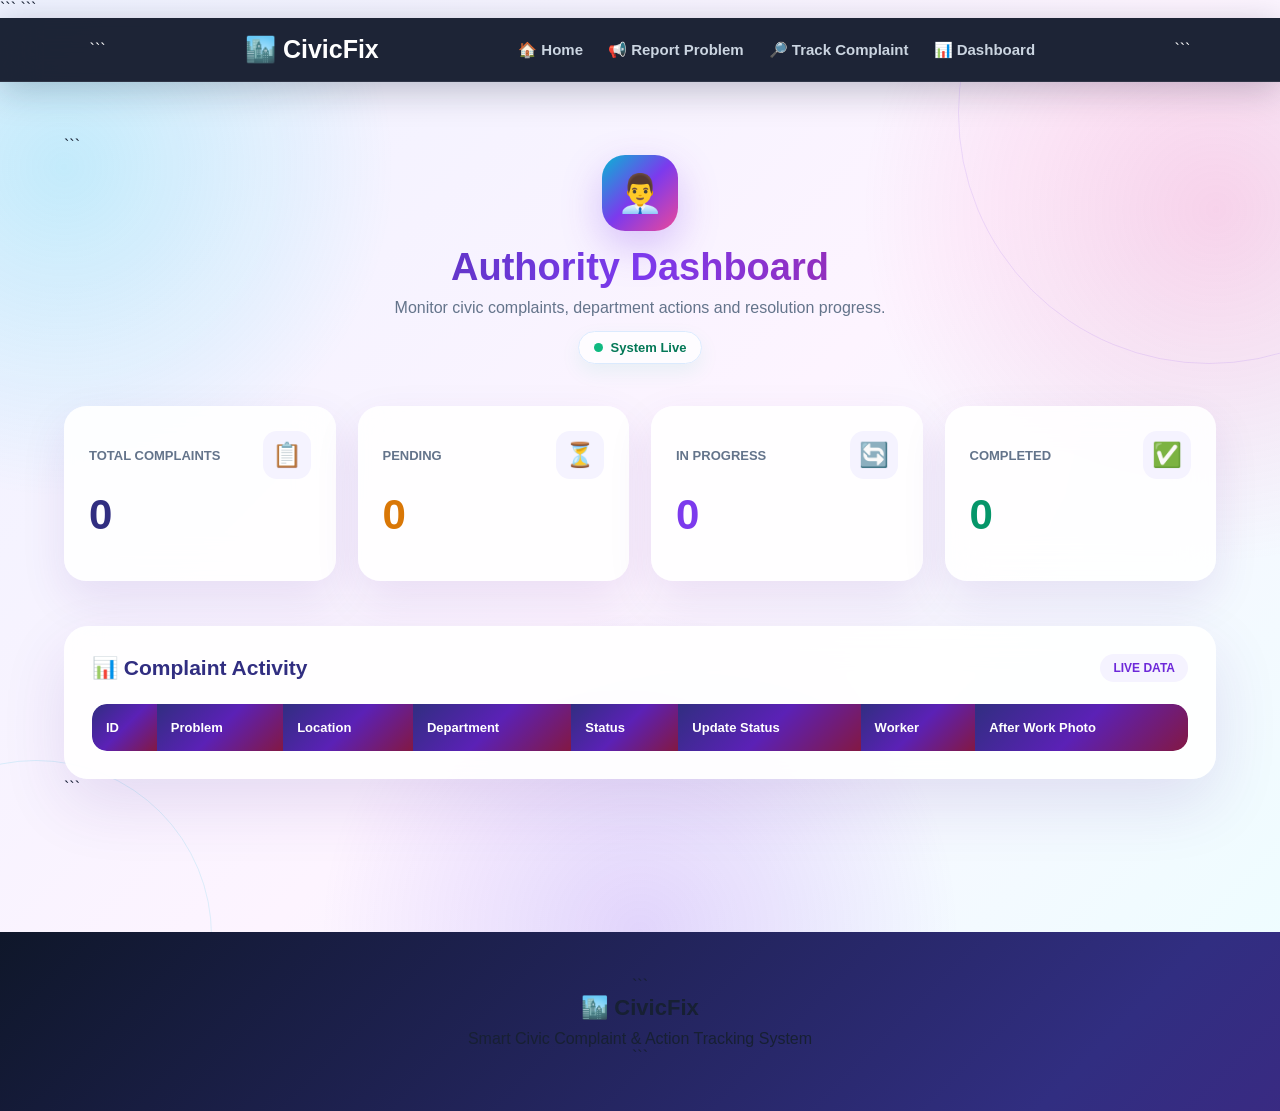
<file: dashboard.html>
<!DOCTYPE html>

<html lang="en">

<head>

```
<meta charset="UTF-8">

<meta name="viewport"
      content="width=device-width, initial-scale=1.0">

<title>CivicFix - Authority Dashboard</title>

<link rel="stylesheet" href="style.css">


<style>

    body {
        background:
            linear-gradient(
                135deg,
                #eef2ff,
                #fdf4ff,
                #ecfeff
            );

        overflow-x: hidden;
    }


    /* ================================
       DASHBOARD
    ================================= */

    .dashboard-section {

        min-height: 850px;

        padding:
            55px 5% 90px;

        position: relative;

        overflow: hidden;

        background:

            radial-gradient(
                circle at 5% 10%,
                rgba(34,211,238,0.22),
                transparent 23%
            ),

            radial-gradient(
                circle at 95% 15%,
                rgba(236,72,153,0.20),
                transparent 25%
            ),

            radial-gradient(
                circle at 50% 100%,
                rgba(124,58,237,0.18),
                transparent 30%
            );
    }


    .dashboard-section::before {

        content: "";

        position: absolute;

        width: 500px;
        height: 500px;

        border-radius: 50%;

        border:
            1px solid
            rgba(124,58,237,0.12);

        top: -220px;
        right: -180px;

        animation:
            dashboardRing
            12s linear infinite;
    }


    .dashboard-section::after {

        content: "";

        position: absolute;

        width: 350px;
        height: 350px;

        border-radius: 50%;

        border:
            1px solid
            rgba(6,182,212,0.13);

        bottom: -180px;
        left: -140px;

        animation:
            dashboardRing
            9s linear infinite reverse;
    }


    @keyframes dashboardRing {

        0% {
            transform:
                rotate(0deg)
                scale(1);
        }

        50% {
            transform:
                rotate(180deg)
                scale(1.18);
        }

        100% {
            transform:
                rotate(360deg)
                scale(1);
        }
    }


    /* ================================
       HEADING
    ================================= */

    .dashboard-heading {

        position: relative;

        z-index: 5;

        text-align: center;

        margin-bottom: 42px;

        animation:
            dashboardHeading
            1s
            ease;
    }


    @keyframes dashboardHeading {

        from {
            opacity: 0;

            transform:
                translateY(-45px)
                scale(0.92);
        }

        to {
            opacity: 1;

            transform:
                translateY(0)
                scale(1);
        }
    }


    .dashboard-icon {

        width: 76px;
        height: 76px;

        margin:
            0 auto 15px;

        display: flex;

        align-items: center;
        justify-content: center;

        border-radius: 23px;

        font-size: 37px;

        color: white;

        background:
            linear-gradient(
                135deg,
                #06b6d4,
                #7c3aed,
                #ec4899
            );

        box-shadow:
            0 15px 40px
            rgba(124,58,237,0.28);

        animation:
            dashboardIcon
            3s ease-in-out infinite;
    }


    @keyframes dashboardIcon {

        0%,100% {
            transform:
                translateY(0)
                rotate(0deg);
        }

        50% {
            transform:
                translateY(-9px)
                rotate(5deg);
        }
    }


    .dashboard-heading h2 {

        font-size: 38px;

        margin-bottom: 10px;

        background:
            linear-gradient(
                90deg,
                #312e81,
                #7c3aed,
                #be185d
            );

        -webkit-background-clip: text;

        -webkit-text-fill-color: transparent;

        background-clip: text;
    }


    .dashboard-heading p {

        color: #64748b;

        font-size: 16px;
    }


    /* ================================
       LIVE
    ================================= */

    .live-status {

        display: inline-flex;

        align-items: center;

        gap: 8px;

        margin-top: 14px;

        padding:
            8px 15px;

        border-radius: 50px;

        background:
            rgba(255,255,255,0.75);

        border:
            1px solid #dbeafe;

        color: #047857;

        font-size: 13px;

        font-weight: 800;

        box-shadow:
            0 8px 20px
            rgba(16,185,129,0.08);
    }


    .live-dot {

        width: 9px;
        height: 9px;

        border-radius: 50%;

        background: #10b981;

        animation:
            livePulse
            1.5s
            infinite;
    }


    @keyframes livePulse {

        0%,100% {
            transform: scale(1);
        }

        50% {
            transform: scale(1.4);

            box-shadow:
                0 0 15px
                rgba(16,185,129,0.7);
        }
    }


    /* ================================
       STAT CARDS
    ================================= */

    .dashboard-stats {

        position: relative;

        z-index: 5;

        display: grid;

        grid-template-columns:
            repeat(4,1fr);

        gap: 22px;

        max-width: 1250px;

        margin:
            0 auto 45px;
    }


    .dashboard-stat {

        position: relative;

        overflow: hidden;

        min-height: 175px;

        padding: 25px;

        border-radius: 22px;

        background:
            rgba(255,255,255,0.88);

        backdrop-filter:
            blur(18px);

        box-shadow:
            0 18px 45px
            rgba(76,29,149,0.10);

        transition:
            0.4s ease;

        animation:
            statEnter
            0.8s
            ease backwards;
    }


    .dashboard-stat:nth-child(1) {
        animation-delay: .1s;
    }

    .dashboard-stat:nth-child(2) {
        animation-delay: .2s;
    }

    .dashboard-stat:nth-child(3) {
        animation-delay: .3s;
    }

    .dashboard-stat:nth-child(4) {
        animation-delay: .4s;
    }


    @keyframes statEnter {

        from {
            opacity: 0;

            transform:
                translateY(45px)
                scale(.88);
        }

        to {
            opacity: 1;

            transform:
                translateY(0)
                scale(1);
        }
    }


    .dashboard-stat:hover {

        transform:
            translateY(-12px)
            scale(1.025);

        box-shadow:
            0 28px 60px
            rgba(76,29,149,0.18);
    }


    .stat-top {

        display: flex;

        justify-content:
            space-between;

        align-items: center;

        margin-bottom: 15px;
    }


    .stat-icon {

        width: 48px;
        height: 48px;

        display: flex;

        align-items: center;
        justify-content: center;

        border-radius: 14px;

        font-size: 24px;

        background:
            #f5f3ff;

        transition:
            .4s ease;
    }


    .dashboard-stat:hover
    .stat-icon {

        transform:
            rotate(-8deg)
            scale(1.15);
    }


    .stat-label {

        font-size: 13px;

        color: #64748b;

        font-weight: 700;
    }


    .dashboard-stat h3 {

        font-size: 42px;

        line-height: 1;

        margin-top: 8px;

        color: #312e81;
    }


    .dashboard-stat:nth-child(2) h3 {
        color: #d97706;
    }

    .dashboard-stat:nth-child(3) h3 {
        color: #7c3aed;
    }

    .dashboard-stat:nth-child(4) h3 {
        color: #059669;
    }


    /* ================================
       PANEL
    ================================= */

    .complaints-panel {

        position: relative;

        z-index: 5;

        max-width: 1250px;

        margin: auto;

        padding: 28px;

        border-radius: 24px;

        background:
            rgba(255,255,255,0.90);

        backdrop-filter:
            blur(18px);

        box-shadow:
            0 25px 65px
            rgba(76,29,149,0.12);

        animation:
            panelEnter
            1s
            ease;
    }


    @keyframes panelEnter {

        from {
            opacity: 0;

            transform:
                translateY(45px);
        }

        to {
            opacity: 1;

            transform:
                translateY(0);
        }
    }


    .panel-header {

        display: flex;

        justify-content:
            space-between;

        align-items: center;

        margin-bottom: 22px;
    }


    .panel-header h3 {

        color: #312e81;

        font-size: 21px;
    }


    .panel-header span {

        padding:
            7px 13px;

        border-radius: 50px;

        color: #6d28d9;

        background:
            #f5f3ff;

        font-size: 12px;

        font-weight: 800;
    }


    /* ================================
       TABLE
    ================================= */

    .dashboard-table {

        overflow-x: auto;

        border-radius: 15px;
    }


    .dashboard-table table {

        width: 100%;

        min-width: 950px;

        border-collapse:
            separate;

        border-spacing: 0;

        background: white;
    }


    .dashboard-table th {

        padding:
            16px 14px;

        background:
            linear-gradient(
                135deg,
                #312e81,
                #5b21b6,
                #831843
            );

        color: white;

        font-size: 13px;

        text-align: left;

        white-space: nowrap;
    }


    .dashboard-table th:first-child {

        border-top-left-radius: 12px;
    }


    .dashboard-table th:last-child {

        border-top-right-radius: 12px;
    }


    .dashboard-table td {

        padding:
            15px 14px;

        border-bottom:
            1px solid #eef2f7;

        color: #475569;

        font-size: 13px;

        background: white;

        transition:
            .3s ease;
    }


    .dashboard-table tbody tr {

        animation:
            rowAppear
            .6s
            ease backwards;

        transition:
            .3s ease;
    }


    .dashboard-table tbody tr:hover {

        transform:
            scale(1.008);
    }


    .dashboard-table tbody tr:hover td {

        background:
            #faf5ff;
    }


    @keyframes rowAppear {

        from {
            opacity: 0;

            transform:
                translateX(-20px);
        }

        to {
            opacity: 1;

            transform:
                translateX(0);
        }
    }


    /* ================================
       CAMERA BUTTON
    ================================= */

    .camera-upload-btn {

        border: none;

        cursor: pointer;

        display: inline-flex;

        align-items: center;

        justify-content: center;

        gap: 7px;

        padding:
            10px 14px;

        border-radius: 12px;

        color: white;

        font-size: 12px;

        font-weight: 800;

        background:
            linear-gradient(
                135deg,
                #06b6d4,
                #7c3aed,
                #ec4899
            );

        box-shadow:
            0 8px 20px
            rgba(124,58,237,0.22);

        transition:
            .3s ease;

        white-space: nowrap;
    }


    .camera-upload-btn:hover {

        transform:
            translateY(-3px)
            scale(1.04);

        box-shadow:
            0 13px 28px
            rgba(124,58,237,0.30);
    }


    .camera-upload-btn:active {

        transform:
            scale(.95);
    }


    .camera-input {

        display: none;
    }


    .photo-upload-status {

        display: block;

        margin-top: 7px;

        font-size: 11px;

        font-weight: 700;
    }


    .photo-success {

        color: #059669;

        animation:
            photoSuccess
            .5s
            ease;
    }


    .photo-error {

        color: #dc2626;
    }


    @keyframes photoSuccess {

        0% {
            opacity: 0;

            transform:
                scale(.7);
        }

        100% {
            opacity: 1;

            transform:
                scale(1);
        }
    }


    .after-photo-preview {

        width: 55px;

        height: 55px;

        object-fit: cover;

        border-radius: 10px;

        margin-top: 8px;

        border:
            2px solid
            #ddd6fe;

        box-shadow:
            0 5px 15px
            rgba(0,0,0,.12);

        animation:
            photoAppear
            .5s
            ease;
    }


    @keyframes photoAppear {

        from {

            opacity: 0;

            transform:
                scale(.5)
                rotate(-8deg);
        }

        to {

            opacity: 1;

            transform:
                scale(1)
                rotate(0);
        }
    }


    /* ================================
       MOBILE
    ================================= */

    @media (max-width: 1000px) {

        .dashboard-stats {

            grid-template-columns:
                repeat(2,1fr);
        }
    }


    @media (max-width: 650px) {

        .dashboard-section {

            padding:
                45px 4% 70px;
        }


        .dashboard-heading h2 {

            font-size: 29px;
        }


        .dashboard-icon {

            width: 65px;
            height: 65px;

            font-size: 30px;
        }


        .dashboard-stats {

            grid-template-columns:
                1fr;

            gap: 15px;
        }


        .dashboard-stat {

            min-height: 150px;
        }


        .complaints-panel {

            padding: 18px;

            border-radius: 18px;
        }


        .panel-header {

            align-items:
                flex-start;

            gap: 10px;
        }


        .camera-upload-btn {

            padding:
                11px 13px;

            font-size: 11px;
        }
    }


    /* ================================
       FOOTER
    ================================= */

    footer {

        background:
            linear-gradient(
                135deg,
                #0f172a,
                #312e81,
                #581c87,
                #831843
            );

        background-size:
            250% 250%;

        animation:
            footerMove
            8s
            ease infinite;
    }


    @keyframes footerMove {

        0% {
            background-position:
                0% 50%;
        }

        50% {
            background-position:
                100% 50%;
        }

        100% {
            background-position:
                0% 50%;
        }
    }

</style>
```

</head>

<body>

<header>

```
<div class="logo">
    🏙️ CivicFix
</div>


<nav>

    <a href="index.html">
        🏠 Home
    </a>

    <a href="report.html">
        📢 Report Problem
    </a>

    <a href="track.html">
        🔎 Track Complaint
    </a>

    <a href="dashboard.html">
        📊 Dashboard
    </a>

</nav>
```

</header>

<section class="dashboard-section">

```
<div class="dashboard-heading">

    <div class="dashboard-icon">
        👨‍💼
    </div>


    <h2>
        Authority Dashboard
    </h2>


    <p>
        Monitor civic complaints,
        department actions and resolution progress.
    </p>


    <div class="live-status">

        <span class="live-dot"></span>

        System Live

    </div>

</div>



<div class="dashboard-stats">


    <div class="dashboard-stat">

        <div class="stat-top">

            <span class="stat-label">
                TOTAL COMPLAINTS
            </span>

            <div class="stat-icon">
                📋
            </div>

        </div>


        <h3 id="total">
            0
        </h3>

    </div>



    <div class="dashboard-stat">

        <div class="stat-top">

            <span class="stat-label">
                PENDING
            </span>

            <div class="stat-icon">
                ⏳
            </div>

        </div>


        <h3 id="pending">
            0
        </h3>

    </div>



    <div class="dashboard-stat">

        <div class="stat-top">

            <span class="stat-label">
                IN PROGRESS
            </span>

            <div class="stat-icon">
                🔄
            </div>

        </div>


        <h3 id="progress">
            0
        </h3>

    </div>



    <div class="dashboard-stat">

        <div class="stat-top">

            <span class="stat-label">
                COMPLETED
            </span>

            <div class="stat-icon">
                ✅
            </div>

        </div>


        <h3 id="completed">
            0
        </h3>

    </div>


</div>



<div class="complaints-panel">


    <div class="panel-header">

        <h3>
            📊 Complaint Activity
        </h3>


        <span>
            LIVE DATA
        </span>

    </div>



    <div class="dashboard-table">

        <table>

            <thead>

                <tr>

                    <th>ID</th>

                    <th>Problem</th>

                    <th>Location</th>

                    <th>Department</th>

                    <th>Status</th>

                    <th>Update Status</th>

                    <th>Worker</th>

                    <th>After Work Photo</th>

                </tr>

            </thead>


            <tbody id="complaintTable">

            </tbody>

        </table>

    </div>

</div>
```

</section>

<footer>

```
<h3>
    🏙️ CivicFix
</h3>


<p>
    Smart Civic Complaint & Action Tracking System
</p>
```

</footer>

<script src="script.js"></script>

<!-- =========================================
     MOBILE CAMERA PHOTO UPLOAD
========================================= -->

<script>

document.addEventListener(
    "DOMContentLoaded",
    function() {

        const table =
            document.getElementById(
                "complaintTable"
            );


        if (!table) {
            return;
        }


        function addCameraButtons() {

            const rows =
                table.querySelectorAll("tr");


            rows.forEach(
                function(row) {

                    if (
                        row.dataset.cameraAdded === "true"
                    ) {
                        return;
                    }


                    const cells =
                        row.querySelectorAll("td");


                    if (cells.length < 5) {
                        return;
                    }


                    row.dataset.cameraAdded =
                        "true";


                    /*
                     * Last cell = After Work Photo
                     */

                    let photoCell =
                        cells[cells.length - 1];


                    /*
                     * Existing empty cells may not
                     * exist because script.js currently
                     * creates only 5 columns.
                     *
                     * Add missing cells.
                     */

                    while (
                        row.children.length < 8
                    ) {

                        row.appendChild(
                            document.createElement("td")
                        );

                    }


                    photoCell =
                        row.children[7];


                    /*
                     * Complaint ID
                     */

                    const complaintId =
                        row.children[0]
                            .innerText
                            .trim();


                    if (
                        !complaintId.startsWith("CIV-")
                    ) {
                        return;
                    }


                    const numericId =
                        complaintId
                            .replace("CIV-", "");


                    /*
                     * Camera input
                     */

                    const input =
                        document.createElement("input");


                    input.type = "file";

                    input.accept =
                        "image/*";

                    input.capture =
                        "environment";

                    input.className =
                        "camera-input";


                    input.id =
                        "camera_" +
                        numericId;


                    /*
                     * Camera button
                     */

                    const button =
                        document.createElement("button");


                    button.type =
                        "button";


                    button.className =
                        "camera-upload-btn";


                    button.innerHTML =
                        "📷 Take / Upload Photo";


                    button.onclick =
                        function() {

                            input.click();

                        };


                    /*
                     * Status
                     */

                    const status =
                        document.createElement("span");


                    status.className =
                        "photo-upload-status";


                    status.innerText =
                        "Worker photo required";


                    /*
                     * Add elements
                     */

                    photoCell.appendChild(button);

                    photoCell.appendChild(input);

                    photoCell.appendChild(status);


                    /*
                     * Photo selected
                     */

                    input.addEventListener(
                        "change",
                        async function() {

                            const file =
                                input.files[0];


                            if (!file) {
                                return;
                            }


                            /*
                             * Show uploading
                             */

                            status.className =
                                "photo-upload-status";


                            status.innerText =
                                "⏳ Uploading photo...";


                            button.disabled =
                                true;


                            const formData =
                                new FormData();


                            formData.append(
                                "photo",
                                file
                            );


                            try {

                                const response =
                                    await fetch(
                                        "https://civicfix-backend-ef93.onrender.com/complaints/" +
                                        numericId +
                                        "/after-photo",
                                        {
                                            method:
                                                "PUT",

                                            body:
                                                formData
                                        }
                                    );


                                if (!response.ok) {

                                    throw new Error(
                                        "Photo upload failed"
                                    );

                                }


                                const data =
                                    await response.json();


                                status.className =
                                    "photo-upload-status photo-success";


                                status.innerText =
                                    "✅ Photo uploaded";


                                button.innerHTML =
                                    "📷 Upload Again";


                                /*
                                 * Preview
                                 */

                                const oldPreview =
                                    photoCell.querySelector(
                                        ".after-photo-preview"
                                    );


                                if (oldPreview) {

                                    oldPreview.remove();

                                }


                                const preview =
                                    document.createElement(
                                        "img"
                                    );


                                preview.className =
                                    "after-photo-preview";


                                preview.src =
                                    "https://civicfix-backend-ef93.onrender.com" +
                                    data.photo_url;


                                preview.alt =
                                    "After work photo";


                                photoCell.appendChild(
                                    preview
                                );


                            }
                            catch(error) {

                                console.error(
                                    error
                                );


                                status.className =
                                    "photo-upload-status photo-error";


                                status.innerText =
                                    "❌ Upload failed. Try again.";

                            }
                            finally {

                                button.disabled =
                                    false;

                            }

                        }
                    );

                }
            );

        }


        /*
         * Initial check
         */

        addCameraButtons();


        /*
         * Watch script.js for newly loaded
         * complaint rows.
         */

        const observer =
            new MutationObserver(
                function() {

                    addCameraButtons();

                }
            );


        observer.observe(
            table,
            {
                childList: true,
                subtree: true
            }
        );

    }
);

</script>

</body>

</html>
</file>
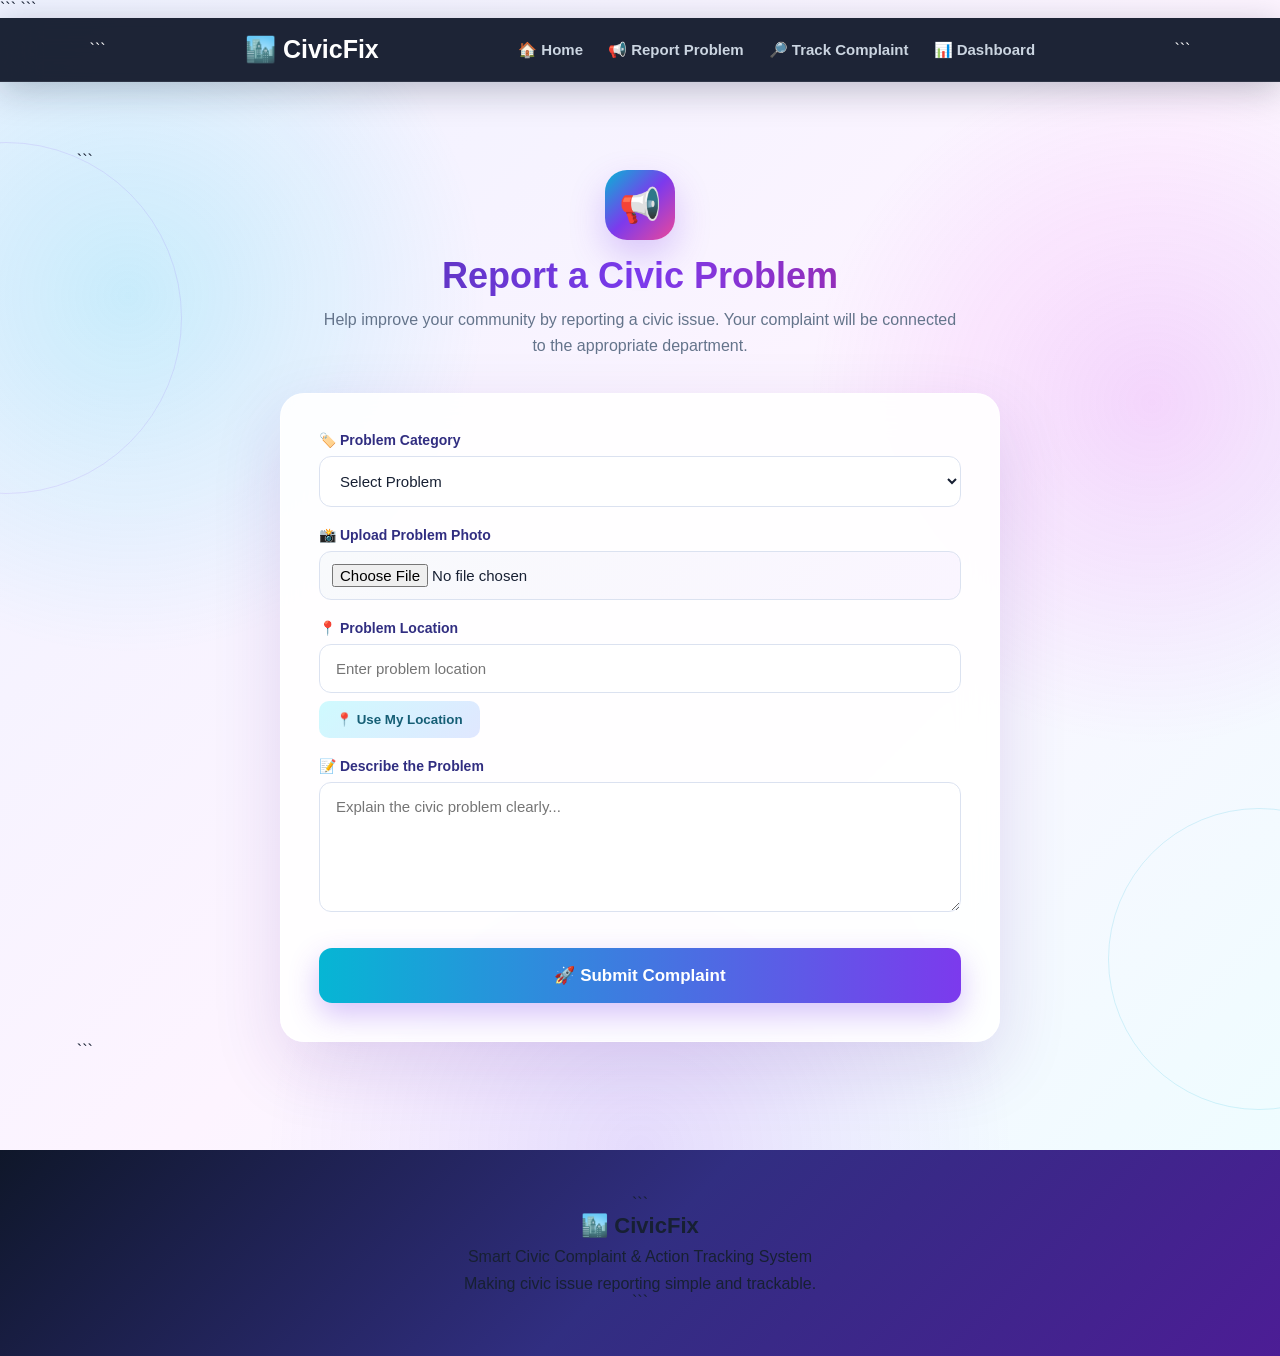
<file: report.html>
<!DOCTYPE html>

<html lang="en">

<head>
    <meta charset="UTF-8">

```
<meta name="viewport"
      content="width=device-width, initial-scale=1.0">

<title>CivicFix - Report Problem</title>

<link rel="stylesheet" href="style.css">

<style>

    /* =================================
       REPORT PAGE UNIQUE DESIGN
    ================================= */

    body {
        background:
            linear-gradient(
                135deg,
                #eef2ff,
                #fdf4ff,
                #ecfeff
            );
    }


    /* HEADER */

    header {
        animation:
            reportHeader 0.8s ease;
    }

    @keyframes reportHeader {

        from {
            opacity: 0;
            transform: translateY(-50px);
        }

        to {
            opacity: 1;
            transform: translateY(0);
        }
    }


    /* MAIN SECTION */

    .report-section {

        min-height: 850px;

        padding:
            70px 6% 90px;

        position: relative;

        overflow: hidden;

        background:
            radial-gradient(
                circle at 10% 20%,
                rgba(34,211,238,0.20),
                transparent 25%
            ),
            radial-gradient(
                circle at 90% 30%,
                rgba(217,70,239,0.18),
                transparent 25%
            ),
            radial-gradient(
                circle at 50% 100%,
                rgba(124,58,237,0.15),
                transparent 30%
            );
    }


    /* Floating background circles */

    .report-section::before {

        content: "";

        position: absolute;

        width: 350px;
        height: 350px;

        border-radius: 50%;

        border:
            1px solid
            rgba(124,58,237,0.12);

        top: 60px;
        left: -170px;

        animation:
            reportCircle 10s linear infinite;
    }


    .report-section::after {

        content: "";

        position: absolute;

        width: 300px;
        height: 300px;

        border-radius: 50%;

        border:
            1px solid
            rgba(6,182,212,0.15);

        right: -130px;
        bottom: 40px;

        animation:
            reportCircle 8s linear infinite reverse;
    }


    @keyframes reportCircle {

        0% {
            transform:
                rotate(0deg)
                scale(1);
        }

        50% {
            transform:
                rotate(180deg)
                scale(1.15);
        }

        100% {
            transform:
                rotate(360deg)
                scale(1);
        }
    }


    /* TITLE */

    .report-heading {

        text-align: center;

        position: relative;

        z-index: 2;

        margin-bottom: 35px;

        animation:
            reportTitle 0.9s
            cubic-bezier(.17,.67,.35,1.2);
    }


    @keyframes reportTitle {

        from {
            opacity: 0;
            transform:
                translateY(-35px)
                scale(0.94);
        }

        to {
            opacity: 1;
            transform:
                translateY(0)
                scale(1);
        }
    }


    .report-heading .report-icon {

        display: inline-flex;

        width: 70px;
        height: 70px;

        align-items: center;
        justify-content: center;

        border-radius: 22px;

        font-size: 34px;

        margin-bottom: 15px;

        background:
            linear-gradient(
                135deg,
                #06b6d4,
                #7c3aed,
                #ec4899
            );

        box-shadow:
            0 15px 35px
            rgba(124,58,237,0.25);

        animation:
            reportIcon 3s ease-in-out infinite;
    }


    @keyframes reportIcon {

        0%,100% {
            transform:
                translateY(0)
                rotate(0deg);
        }

        50% {
            transform:
                translateY(-8px)
                rotate(4deg);
        }
    }


    .report-heading h2 {

        font-size: 36px;

        margin-bottom: 10px;

        background:
            linear-gradient(
                90deg,
                #312e81,
                #7c3aed,
                #be185d
            );

        -webkit-background-clip: text;
        -webkit-text-fill-color: transparent;

        background-clip: text;
    }


    .report-heading p {

        color: #64748b;

        font-size: 16px;

        max-width: 650px;

        margin: auto;

        line-height: 1.6;
    }


    /* FORM */

    .form-box {

        position: relative;

        z-index: 3;

        max-width: 720px;

        margin: auto;

        padding: 38px;

        border-radius: 24px;

        background:
            rgba(255,255,255,0.90);

        border:
            1px solid
            rgba(255,255,255,0.8);

        backdrop-filter:
            blur(18px);

        box-shadow:
            0 25px 70px
            rgba(76,29,149,0.14);

        animation:
            formEnter 1s
            cubic-bezier(.17,.67,.35,1.2);

        transition:
            transform 0.4s ease,
            box-shadow 0.4s ease;
    }


    @keyframes formEnter {

        from {
            opacity: 0;

            transform:
                translateY(55px)
                scale(0.94);
        }

        to {
            opacity: 1;

            transform:
                translateY(0)
                scale(1);
        }
    }


    .form-box:hover {

        transform:
            translateY(-5px);

        box-shadow:
            0 30px 80px
            rgba(76,29,149,0.18);
    }


    /* FORM GROUP */

    .field-group {

        margin-bottom: 20px;

        animation:
            fieldAppear
            0.7s ease backwards;
    }


    .field-group:nth-child(1) {
        animation-delay: 0.15s;
    }

    .field-group:nth-child(2) {
        animation-delay: 0.25s;
    }

    .field-group:nth-child(3) {
        animation-delay: 0.35s;
    }

    .field-group:nth-child(4) {
        animation-delay: 0.45s;
    }


    @keyframes fieldAppear {

        from {
            opacity: 0;
            transform:
                translateX(-20px);
        }

        to {
            opacity: 1;
            transform:
                translateX(0);
        }
    }


    /* LABEL */

    .form-box label {

        display: block;

        margin-top: 0;

        margin-bottom: 8px;

        color: #312e81;

        font-size: 14px;

        font-weight: 800;
    }


    /* INPUTS */

    .form-box input,
    .form-box select,
    .form-box textarea {

        width: 100%;

        padding: 15px 16px;

        border-radius: 12px;

        border:
            1px solid #dbe2f0;

        background:
            rgba(255,255,255,0.92);

        color: #172033;

        transition:
            border-color 0.3s ease,
            box-shadow 0.3s ease,
            transform 0.3s ease,
            background 0.3s ease;
    }


    .form-box input:hover,
    .form-box select:hover,
    .form-box textarea:hover {

        border-color: #a78bfa;

        transform:
            translateY(-2px);
    }


    .form-box input:focus,
    .form-box select:focus,
    .form-box textarea:focus {

        outline: none;

        border-color: #7c3aed;

        background: white;

        transform:
            translateY(-3px);

        box-shadow:
            0 0 0 4px
            rgba(124,58,237,0.10),

            0 10px 25px
            rgba(124,58,237,0.08);
    }


    .form-box textarea {

        min-height: 130px;

        resize: vertical;
    }


    /* SELECT ARROW EFFECT */

    #category {

        cursor: pointer;
    }


    /* PHOTO UPLOAD */

    #photo {

        padding: 12px;

        cursor: pointer;

        background:
            linear-gradient(
                135deg,
                #f8fafc,
                #faf5ff
            );
    }


    #photo:hover {

        background:
            linear-gradient(
                135deg,
                #ecfeff,
                #f5f3ff
            );
    }


    /* LOCATION BUTTON */

    .location-btn {

        display: inline-flex;

        align-items: center;

        gap: 7px;

        margin-top: 8px;

        padding: 11px 17px;

        border: none;

        border-radius: 10px;

        background:
            linear-gradient(
                135deg,
                #cffafe,
                #e0e7ff
            );

        color: #155e75;

        cursor: pointer;

        font-weight: 800;

        transition:
            transform 0.3s ease,
            box-shadow 0.3s ease;
    }


    .location-btn:hover {

        transform:
            translateY(-4px)
            scale(1.03);

        box-shadow:
            0 10px 25px
            rgba(6,182,212,0.20);
    }


    .location-btn:active {

        transform:
            scale(0.96);
    }


    /* SUBMIT BUTTON */

    .submit-btn {

        position: relative;

        overflow: hidden;

        width: 100%;

        margin-top: 12px;

        padding: 17px;

        border: none;

        border-radius: 13px;

        color: white;

        font-size: 17px;

        font-weight: 800;

        cursor: pointer;

        background:
            linear-gradient(
                90deg,
                #06b6d4,
                #7c3aed,
                #ec4899,
                #7c3aed
            );

        background-size: 300% 100%;

        box-shadow:
            0 12px 30px
            rgba(124,58,237,0.30);

        animation:
            submitGradient
            5s ease infinite;

        transition:
            transform 0.3s ease,
            box-shadow 0.3s ease;
    }


    @keyframes submitGradient {

        0% {
            background-position: 0% 50%;
        }

        50% {
            background-position: 100% 50%;
        }

        100% {
            background-position: 0% 50%;
        }
    }


    .submit-btn::before {

        content: "";

        position: absolute;

        top: 0;
        left: -120%;

        width: 80%;
        height: 100%;

        background:
            linear-gradient(
                90deg,
                transparent,
                rgba(255,255,255,0.4),
                transparent
            );

        transform:
            skewX(-20deg);

        transition:
            left 0.7s ease;
    }


    .submit-btn:hover::before {

        left: 140%;
    }


    .submit-btn:hover {

        transform:
            translateY(-5px)
            scale(1.015);

        box-shadow:
            0 20px 45px
            rgba(124,58,237,0.40);
    }


    .submit-btn:active {

        transform:
            scale(0.98);
    }


    /* SUCCESS BOX */

    .success-box {

        display: none;

        position: relative;

        max-width: 620px;

        margin:
            0 auto 70px;

        padding: 35px;

        text-align: center;

        border-radius: 22px;

        background:
            linear-gradient(
                135deg,
                #ecfdf5,
                #eff6ff,
                #faf5ff
            );

        border:
            1px solid #a7f3d0;

        box-shadow:
            0 20px 55px
            rgba(16,185,129,0.14);

        animation:
            successPop
            0.8s
            cubic-bezier(.17,.67,.35,1.3);
    }


    @keyframes successPop {

        0% {

            opacity: 0;

            transform:
                scale(0.65)
                translateY(35px);
        }

        70% {

            transform:
                scale(1.05)
                translateY(-5px);
        }

        100% {

            opacity: 1;

            transform:
                scale(1)
                translateY(0);
        }
    }


    .success-box h2 {

        color: #047857;

        margin-bottom: 12px;
    }


    .success-box h1 {

        color: #7c3aed;

        font-size: 40px;

        margin: 12px 0;

        letter-spacing: 2px;

        animation:
            complaintPop
            0.8s ease;
    }


    @keyframes complaintPop {

        from {
            transform:
                scale(0.4)
                rotate(-5deg);

            opacity: 0;
        }

        to {
            transform:
                scale(1)
                rotate(0);

            opacity: 1;
        }
    }


    /* RESPONSIVE */

    @media (max-width: 700px) {

        .report-section {

            padding:
                55px 5% 70px;
        }


        .report-heading h2 {

            font-size: 29px;
        }


        .form-box {

            padding: 25px 20px;

            border-radius: 19px;
        }
    }


    @media (max-width: 450px) {

        .report-heading .report-icon {

            width: 60px;
            height: 60px;

            font-size: 28px;
        }


        .report-heading h2 {

            font-size: 25px;
        }


        .report-heading p {

            font-size: 14px;
        }


        .success-box {

            padding: 25px 18px;
        }

    }

</style>
```

</head>

<body>

<!-- HEADER -->

<header>

```
<div class="logo">
    🏙️ CivicFix
</div>


<nav>

    <a href="index.html">
        🏠 Home
    </a>

    <a href="report.html">
        📢 Report Problem
    </a>

    <a href="track.html">
        🔎 Track Complaint
    </a>

    <a href="dashboard.html">
        📊 Dashboard
    </a>

</nav>
```

</header>

<!-- REPORT SECTION -->

<section class="report-section">

```
<div class="report-heading">

    <div class="report-icon">
        📢
    </div>


    <h2>
        Report a Civic Problem
    </h2>


    <p>
        Help improve your community by reporting
        a civic issue. Your complaint will be
        connected to the appropriate department.
    </p>

</div>



<!-- FORM -->

<div class="form-box">


    <!-- CATEGORY -->

    <div class="field-group">

        <label>
            🏷️ Problem Category
        </label>


        <select id="category">

            <option value="">
                Select Problem
            </option>

            <option>
                Road Damage
            </option>

            <option>
                Drainage Leakage
            </option>

            <option>
                Garbage Dump
            </option>

            <option>
                Waterlogging
            </option>

            <option>
                Street Light Problem
            </option>

            <option>
                Public Toilet - No Water
            </option>

            <option>
                Public Toilet - No Electricity
            </option>

            <option>
                Public Toilet - Blockage
            </option>

            <option>
                Unclean Public Toilet
            </option>

            <option>
                Open Manhole
            </option>

            <option>
                Dead Animal Removal
            </option>

        </select>

    </div>



    <!-- PHOTO -->

    <div class="field-group">

        <label>
            📸 Upload Problem Photo
        </label>


        <input
            type="file"
            id="photo"
            accept="image/*"
        >

    </div>



    <!-- LOCATION -->

    <div class="field-group">

        <label>
            📍 Problem Location
        </label>


        <input
            type="text"
            id="location"
            placeholder="Enter problem location"
        >


        <button
            type="button"
            class="location-btn"
            onclick="getLocation()"
        >
            📍 Use My Location
        </button>

    </div>



    <!-- DESCRIPTION -->

    <div class="field-group">

        <label>
            📝 Describe the Problem
        </label>


        <textarea
            id="description"
            placeholder="Explain the civic problem clearly..."
        ></textarea>

    </div>



    <!-- SUBMIT -->

    <button
        type="button"
        class="submit-btn"
        onclick="submitComplaint()"
    >
        🚀 Submit Complaint
    </button>


</div>
```

</section>

<!-- SUCCESS -->

<div
    id="successBox"
    class="success-box"
>

```
<h2>
    🎉 Complaint Submitted!
</h2>


<p>
    Your Complaint ID is:
</p>


<h1 id="complaintId"></h1>


<p>
    Please save this ID to track your complaint.
</p>
```

</div>

<!-- FOOTER -->

<footer>

```
<h3>
    🏙️ CivicFix
</h3>


<p>
    Smart Civic Complaint & Action Tracking System
</p>


<p>
    Making civic issue reporting simple and trackable.
</p>
```

</footer>

<script src="script.js"></script>

</body>

</html>
</file>
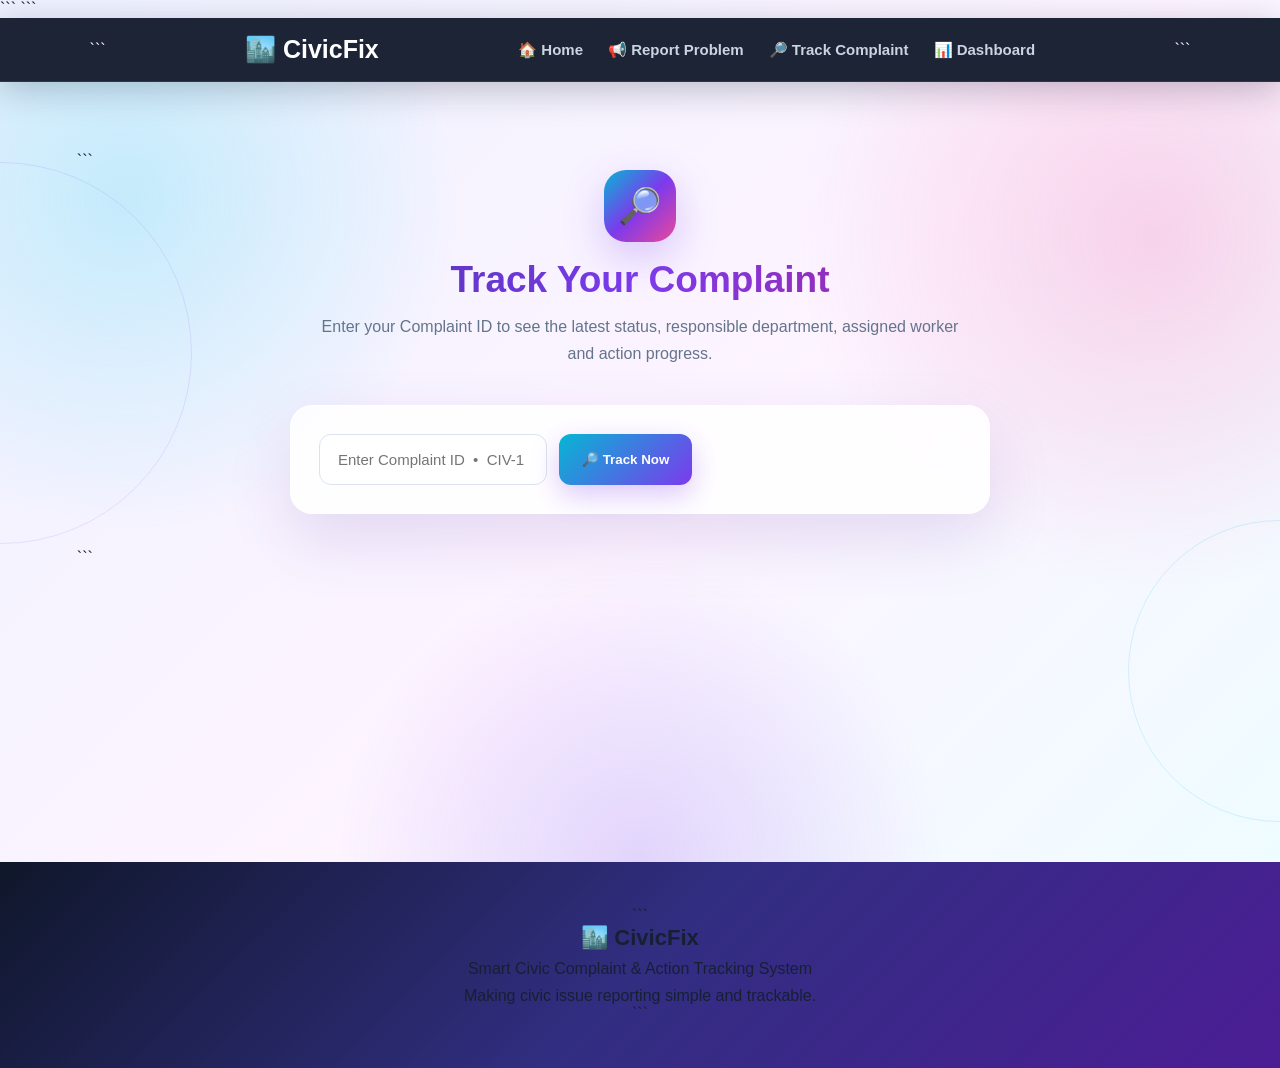
<file: track.html>
<!DOCTYPE html>

<html lang="en">

<head>

```
<meta charset="UTF-8">

<meta name="viewport"
      content="width=device-width, initial-scale=1.0">

<title>CivicFix - Track Complaint</title>

<link rel="stylesheet" href="style.css">


<style>

    /* =====================================
       UNIQUE TRACK COMPLAINT PAGE
    ===================================== */

    body {

        background:
            linear-gradient(
                135deg,
                #eef2ff,
                #fdf4ff,
                #ecfeff
            );

    }


    /* TRACK HERO */

    .track-section {

        min-height: 780px;

        padding:
            70px 6% 100px;

        position: relative;

        overflow: hidden;

        background:

            radial-gradient(
                circle at 10% 15%,
                rgba(34,211,238,0.22),
                transparent 25%
            ),

            radial-gradient(
                circle at 90% 20%,
                rgba(236,72,153,0.20),
                transparent 27%
            ),

            radial-gradient(
                circle at 50% 100%,
                rgba(124,58,237,0.18),
                transparent 30%
            );

    }


    /* FLOATING ORBS */

    .track-section::before {

        content: "";

        position: absolute;

        width: 380px;
        height: 380px;

        border-radius: 50%;

        border:
            1px solid
            rgba(124,58,237,0.12);

        left: -190px;
        top: 80px;

        animation:
            trackOrbit
            12s linear infinite;

    }


    .track-section::after {

        content: "";

        position: absolute;

        width: 300px;
        height: 300px;

        border-radius: 50%;

        border:
            1px solid
            rgba(6,182,212,0.15);

        right: -150px;
        bottom: 40px;

        animation:
            trackOrbit
            9s linear infinite reverse;

    }


    @keyframes trackOrbit {

        0% {

            transform:
                rotate(0deg)
                scale(1);

        }

        50% {

            transform:
                rotate(180deg)
                scale(1.15);

        }

        100% {

            transform:
                rotate(360deg)
                scale(1);

        }

    }


    /* HEADING */

    .track-heading {

        text-align: center;

        position: relative;

        z-index: 2;

        animation:
            trackHeading
            0.9s
            cubic-bezier(.17,.67,.35,1.2);

    }


    @keyframes trackHeading {

        from {

            opacity: 0;

            transform:
                translateY(-35px)
                scale(0.94);

        }

        to {

            opacity: 1;

            transform:
                translateY(0)
                scale(1);

        }

    }


    .track-icon {

        width: 72px;
        height: 72px;

        margin:
            0 auto 17px;

        display: flex;

        align-items: center;
        justify-content: center;

        border-radius: 22px;

        font-size: 35px;

        background:
            linear-gradient(
                135deg,
                #06b6d4,
                #7c3aed,
                #ec4899
            );

        box-shadow:
            0 15px 40px
            rgba(124,58,237,0.25);

        animation:
            trackIconFloat
            3s ease-in-out infinite;

    }


    @keyframes trackIconFloat {

        0%,100% {

            transform:
                translateY(0)
                rotate(0deg);

        }

        50% {

            transform:
                translateY(-8px)
                rotate(5deg);

        }

    }


    .track-heading h2 {

        font-size: 37px;

        margin-bottom: 12px;

        background:
            linear-gradient(
                90deg,
                #312e81,
                #7c3aed,
                #be185d
            );

        -webkit-background-clip: text;

        -webkit-text-fill-color: transparent;

        background-clip: text;

    }


    .track-heading p {

        max-width: 650px;

        margin: auto;

        color: #64748b;

        line-height: 1.7;

    }


    /* SEARCH BOX */

    .track-box {

        position: relative;

        z-index: 5;

        max-width: 700px;

        margin:
            38px auto 0;

        padding: 28px;

        border-radius: 22px;

        background:
            rgba(255,255,255,0.86);

        border:
            1px solid
            rgba(255,255,255,0.9);

        backdrop-filter:
            blur(18px);

        box-shadow:
            0 25px 65px
            rgba(76,29,149,0.13);

        animation:
            searchBoxAppear
            1s
            cubic-bezier(.17,.67,.35,1.2);

    }


    @keyframes searchBoxAppear {

        from {

            opacity: 0;

            transform:
                translateY(45px)
                scale(0.94);

        }

        to {

            opacity: 1;

            transform:
                translateY(0)
                scale(1);

        }

    }


    #trackForm {

        display: flex;

        gap: 12px;

    }


    #trackForm input {

        flex: 1;

        padding:
            16px 18px;

        border-radius: 12px;

        border:
            1px solid #dbe2f0;

        background: white;

        font-size: 15px;

        transition:
            0.3s;

    }


    #trackForm input:focus {

        outline: none;

        border-color:
            #7c3aed;

        transform:
            translateY(-3px);

        box-shadow:
            0 0 0 4px
            rgba(124,58,237,0.10),

            0 10px 25px
            rgba(124,58,237,0.08);

    }


    #trackForm button {

        padding:
            15px 23px;

        border: none;

        border-radius: 12px;

        color: white;

        font-weight: 800;

        cursor: pointer;

        background:
            linear-gradient(
                135deg,
                #06b6d4,
                #7c3aed,
                #ec4899
            );

        background-size:
            200% 200%;

        box-shadow:
            0 10px 28px
            rgba(124,58,237,0.28);

        transition:
            0.35s;

        animation:
            searchGradient
            4s ease infinite;

    }


    @keyframes searchGradient {

        0% {

            background-position:
                0% 50%;

        }

        50% {

            background-position:
                100% 50%;

        }

        100% {

            background-position:
                0% 50%;

        }

    }


    #trackForm button:hover {

        transform:
            translateY(-5px)
            scale(1.03);

        box-shadow:
            0 18px 40px
            rgba(124,58,237,0.38);

    }


    #trackForm button:active {

        transform:
            scale(0.97);

    }


    /* RESULT */

    #trackingResult {

        position: relative;

        z-index: 5;

        max-width: 700px;

        margin:
            35px auto 0;

    }


    /* STATUS CARD */

    #trackingResult .status-card {

        padding: 32px;

        border-radius: 22px;

        background:
            rgba(255,255,255,0.94);

        border:
            1px solid
            #ddd6fe;

        box-shadow:
            0 22px 60px
            rgba(76,29,149,0.14);

        animation:
            resultAppear
            0.8s
            cubic-bezier(.17,.67,.35,1.2);

        position: relative;

        overflow: hidden;

    }


    @keyframes resultAppear {

        from {

            opacity: 0;

            transform:
                translateY(35px)
                scale(0.94);

        }

        to {

            opacity: 1;

            transform:
                translateY(0)
                scale(1);

        }

    }


    #trackingResult .status-card::before {

        content: "";

        position: absolute;

        width: 160px;
        height: 160px;

        border-radius: 50%;

        right: -70px;
        top: -70px;

        background:
            linear-gradient(
                135deg,
                #a78bfa,
                #67e8f9
            );

        opacity: 0.18;

        animation:
            resultOrb
            5s ease-in-out infinite;

    }


    @keyframes resultOrb {

        0%,100% {

            transform:
                scale(1);

        }

        50% {

            transform:
                scale(1.3);

        }

    }


    #trackingResult .status-card h3 {

        position: relative;

        color:
            #6d28d9;

        font-size: 22px;

        margin-bottom: 22px;

    }


    #trackingResult .status-card p {

        position: relative;

        padding:
            13px 15px;

        margin:
            8px 0;

        border-radius: 10px;

        background:
            linear-gradient(
                135deg,
                #f8fafc,
                #faf5ff
            );

        color:
            #475569;

        transition:
            0.3s;

    }


    #trackingResult .status-card p:hover {

        transform:
            translateX(5px);

        background:
            linear-gradient(
                135deg,
                #ecfeff,
                #f5f3ff
            );

    }


    /* NOT FOUND / ERROR */

    #trackingResult .status-card h3 {

        animation:
            resultTitle
            0.7s ease;

    }


    @keyframes resultTitle {

        from {

            opacity: 0;

            transform:
                translateX(-20px);

        }

        to {

            opacity: 1;

            transform:
                translateX(0);

        }

    }


    /* MOBILE */

    @media (max-width: 650px) {

        .track-section {

            padding:
                55px 5% 75px;

        }


        .track-heading h2 {

            font-size: 29px;

        }


        .track-heading p {

            font-size: 14px;

        }


        .track-box {

            padding: 20px;

        }


        #trackForm {

            flex-direction: column;

        }


        #trackForm button {

            width: 100%;

        }


        #trackingResult .status-card {

            padding: 23px;

        }

    }


    @media (max-width: 400px) {

        .track-icon {

            width: 62px;
            height: 62px;

            font-size: 29px;

        }


        .track-heading h2 {

            font-size: 25px;

        }

    }

</style>
```

</head>

<body>

<!-- HEADER -->

<header>

```
<div class="logo">
    🏙️ CivicFix
</div>


<nav>

    <a href="index.html">
        🏠 Home
    </a>

    <a href="report.html">
        📢 Report Problem
    </a>

    <a href="track.html">
        🔎 Track Complaint
    </a>

    <a href="dashboard.html">
        📊 Dashboard
    </a>

</nav>
```

</header>

<!-- TRACK SECTION -->

<section class="track-section">

```
<div class="track-heading">

    <div class="track-icon">
        🔎
    </div>


    <h2>
        Track Your Complaint
    </h2>


    <p>
        Enter your Complaint ID to see the
        latest status, responsible department,
        assigned worker and action progress.
    </p>

</div>



<!-- SEARCH -->

<div class="track-box">

    <form id="trackForm">

        <input
            type="text"
            id="complaintId"
            placeholder="Enter Complaint ID  •  CIV-1"
            autocomplete="off"
            required
        >


        <button type="submit">

            🔎 Track Now

        </button>

    </form>

</div>



<!-- RESULT -->

<div id="trackingResult"></div>
```

</section>

<!-- FOOTER -->

<footer>

```
<h3>
    🏙️ CivicFix
</h3>


<p>
    Smart Civic Complaint & Action Tracking System
</p>


<p>
    Making civic issue reporting simple and trackable.
</p>
```

</footer>

<script src="script.js"></script>

<script>

    /*
       Connect the Track form with
       existing trackComplaint() function.
    */

    document
        .getElementById("trackForm")
        .addEventListener(
            "submit",
            function(event) {

                event.preventDefault();

                trackComplaint();

            }
        );

</script>

</body>

</html>
</file>
<file: style.css>
* {
  margin: 0;
  padding: 0;
  box-sizing: border-box;
  font-family: Arial, Helvetica, sans-serif;
  }

html {
scroll-behavior: smooth;
}

body {
background: #f8fafc;
color: #172033;
overflow-x: hidden;
animation: pageLoad 0.8s ease;
}

@keyframes pageLoad {
from {
opacity: 0;
}
to {
opacity: 1;
}
}

/* =========================
HEADER
========================= */

header {
background: rgba(15, 23, 42, 0.94);
color: white;
padding: 17px 7%;
display: flex;
justify-content: space-between;
align-items: center;

```
position: sticky;
top: 0;
z-index: 999;

backdrop-filter: blur(18px);

border-bottom:
    1px solid rgba(255,255,255,0.08);

box-shadow:
    0 8px 35px rgba(15,23,42,0.25);

animation:
    headerSlide 0.8s ease;
```

}

@keyframes headerSlide {
from {
opacity: 0;
transform: translateY(-50px);
}

```
to {
    opacity: 1;
    transform: translateY(0);
}
```

}

.logo {
font-size: 25px;
font-weight: 800;
color: white;
cursor: pointer;

```
transition:
    transform 0.35s ease,
    color 0.35s ease,
    text-shadow 0.35s ease;
```

}

.logo:hover {
color: #67e8f9;

```
transform:
    scale(1.06)
    rotate(-1deg);

text-shadow:
    0 0 20px rgba(103,232,249,0.5);
```

}

nav {
display: flex;
align-items: center;
gap: 25px;
}

nav a {
color: #cbd5e1;
text-decoration: none;
font-size: 15px;
font-weight: 600;

```
position: relative;

transition:
    color 0.3s ease,
    transform 0.3s ease;
```

}

nav a::after {
content: "";

```
position: absolute;
left: 50%;
bottom: -8px;

width: 0;
height: 2px;

background:
    linear-gradient(
        90deg,
        #06b6d4,
        #d946ef
    );

transform: translateX(-50%);

transition:
    width 0.35s ease;
```

}

nav a:hover {
color: white;
transform: translateY(-2px);
}

nav a:hover::after {
width: 100%;
}

/* =========================
HERO
========================= */

.hero {
min-height: 560px;

```
display: flex;
align-items: center;

padding:
    80px 8%;

position: relative;
overflow: hidden;

background:
    radial-gradient(
        circle at 85% 20%,
        rgba(217,70,239,0.45),
        transparent 25%
    ),

    radial-gradient(
        circle at 15% 80%,
        rgba(6,182,212,0.40),
        transparent 28%
    ),

    linear-gradient(
        135deg,
        #0f172a,
        #312e81,
        #581c87
    );
```

}

/* Animated glow */

.hero::before {
content: "";

```
position: absolute;

width: 380px;
height: 380px;

border-radius: 50%;

background:
    rgba(6,182,212,0.16);

filter: blur(55px);

top: -150px;
left: -120px;

animation:
    heroGlowOne 8s ease-in-out infinite;
```

}

.hero::after {
content: "";

```
position: absolute;

width: 400px;
height: 400px;

border-radius: 50%;

background:
    rgba(217,70,239,0.16);

filter: blur(55px);

bottom: -180px;
right: -120px;

animation:
    heroGlowTwo 9s ease-in-out infinite;
```

}

@keyframes heroGlowOne {

```
0%,
100% {
    transform:
        translate(0,0)
        scale(1);
}

50% {
    transform:
        translate(70px,40px)
        scale(1.15);
}
```

}

@keyframes heroGlowTwo {

```
0%,
100% {
    transform:
        translate(0,0)
        scale(1);
}

50% {
    transform:
        translate(-60px,-40px)
        scale(1.12);
}
```

}

.hero-text {
max-width: 760px;

```
position: relative;
z-index: 5;

animation:
    heroText 1.1s
    cubic-bezier(.17,.67,.35,1.2);
```

}

@keyframes heroText {

```
from {
    opacity: 0;
    transform:
        translateY(60px)
        scale(0.94);
}

to {
    opacity: 1;
    transform:
        translateY(0)
        scale(1);
}
```

}

.hero h1 {
font-size: 52px;
line-height: 1.12;

```
color: white;

margin-bottom: 22px;

letter-spacing: -1px;

animation:
    heroTitleGlow 3s
    ease-in-out infinite
    alternate;
```

}

@keyframes heroTitleGlow {

```
from {
    text-shadow:
        0 0 0 transparent;
}

to {
    text-shadow:
        0 0 25px
        rgba(103,232,249,0.28);
}
```

}

.hero p {
font-size: 20px;

```
line-height: 1.7;

color: #dbeafe;

margin-bottom: 32px;

max-width: 650px;

animation:
    heroParagraph 1.4s ease;
```

}

@keyframes heroParagraph {

```
from {
    opacity: 0;
    transform: translateY(20px);
}

to {
    opacity: 1;
    transform: translateY(0);
}
```

}

/* =========================
GENERAL BUTTON
========================= */

.btn {
display: inline-block;

```
padding:
    15px 27px;

border-radius: 11px;

background:
    linear-gradient(
        135deg,
        #7c3aed,
        #d946ef
    );

color: white;

text-decoration: none;

font-weight: 700;

position: relative;
overflow: hidden;

box-shadow:
    0 10px 28px
    rgba(124,58,237,0.35);

transition:
    transform 0.3s ease,
    box-shadow 0.3s ease;
```

}

.btn::before {
content: "";

```
position: absolute;

top: 0;
left: -130%;

width: 80%;
height: 100%;

background:
    linear-gradient(
        90deg,
        transparent,
        rgba(255,255,255,0.35),
        transparent
    );

transform: skewX(-20deg);

transition:
    left 0.65s ease;
```

}

.btn:hover::before {
left: 140%;
}

.btn:hover {
transform:
translateY(-6px)
scale(1.03);

```
box-shadow:
    0 18px 40px
    rgba(124,58,237,0.5);
```

}

.btn:active {
transform:
scale(0.97);
}

/* =========================
SECTION
========================= */

.section {
padding:
75px 8%;

```
animation:
    sectionReveal 0.9s ease;
```

}

@keyframes sectionReveal {

```
from {
    opacity: 0;
    transform: translateY(35px);
}

to {
    opacity: 1;
    transform: translateY(0);
}
```

}

.section h2 {
text-align: center;

```
color: #4c1d95;

margin-bottom: 35px;

font-size: 31px;

animation:
    headingReveal 0.8s ease;
```

}

@keyframes headingReveal {

```
from {
    opacity: 0;
    transform:
        translateY(-20px)
        scale(0.95);
}

to {
    opacity: 1;
    transform:
        translateY(0)
        scale(1);
}
```

}

/* =========================
FORM CARD
========================= */

.form-box {
max-width: 680px;

```
margin: auto;

padding: 36px;

background:
    rgba(255,255,255,0.96);

border:
    1px solid #e9d5ff;

border-radius: 20px;

box-shadow:
    0 15px 45px
    rgba(76,29,149,0.10);

animation:
    formReveal 0.9s
    cubic-bezier(.17,.67,.35,1.2);

transition:
    transform 0.4s ease,
    box-shadow 0.4s ease;
```

}

.form-box:hover {
transform:
translateY(-5px);

```
box-shadow:
    0 25px 60px
    rgba(76,29,149,0.16);
```

}

@keyframes formReveal {

```
from {
    opacity: 0;
    transform:
        translateY(35px)
        scale(0.94);
}

to {
    opacity: 1;
    transform:
        translateY(0)
        scale(1);
}
```

}

/* =========================
FORM ELEMENTS
========================= */

label {
display: block;

```
margin-top: 19px;
margin-bottom: 8px;

color: #312e81;

font-weight: 700;
```

}

input,
select,
textarea {
width: 100%;

```
padding: 14px;

border:
    1px solid #cbd5e1;

border-radius: 9px;

background: white;

color: #172033;

font-size: 15px;

transition:
    border-color 0.3s ease,
    box-shadow 0.3s ease,
    transform 0.25s ease,
    background 0.3s ease;
```

}

input:hover,
select:hover,
textarea:hover {
border-color: #a78bfa;
}

input:focus,
select:focus,
textarea:focus {
outline: none;

```
border-color: #7c3aed;

background: #fdfbff;

transform:
    translateY(-2px);

box-shadow:
    0 0 0 4px
    rgba(124,58,237,0.10),

    0 8px 20px
    rgba(124,58,237,0.08);
```

}

textarea {
height: 125px;
resize: none;
}

/* =========================
LOCATION BUTTON
========================= */

.location-btn {
margin-top: 10px;

```
padding:
    11px 16px;

border: none;

border-radius: 8px;

background: #cffafe;

color: #155e75;

cursor: pointer;

font-weight: 700;

transition:
    transform 0.3s ease,
    box-shadow 0.3s ease,
    background 0.3s ease;

animation:
    locationPulse 2.8s
    ease-in-out infinite;
```

}

@keyframes locationPulse {

```
0%,
100% {
    box-shadow:
        0 0 0
        rgba(6,182,212,0);
}

50% {
    box-shadow:
        0 0 22px
        rgba(6,182,212,0.28);
}
```

}

.location-btn:hover {
background: #a5f3fc;

```
transform:
    translateY(-3px)
    scale(1.03);
```

}

/* =========================
SUBMIT BUTTON
========================= */

.submit-btn {
width: 100%;

```
margin-top: 26px;

padding: 16px;

border: none;

border-radius: 10px;

background:
    linear-gradient(
        135deg,
        #7c3aed,
        #d946ef
    );

color: white;

font-size: 17px;

font-weight: 700;

cursor: pointer;

position: relative;
overflow: hidden;

box-shadow:
    0 10px 25px
    rgba(124,58,237,0.28);

transition:
    transform 0.3s ease,
    box-shadow 0.3s ease;
```

}

.submit-btn::before {
content: "";

```
position: absolute;

top: 0;
left: -120%;

width: 100%;
height: 100%;

background:
    linear-gradient(
        90deg,
        transparent,
        rgba(255,255,255,0.28),
        transparent
    );

transition:
    left 0.6s ease;
```

}

.submit-btn:hover::before {
left: 120%;
}

.submit-btn:hover {
transform:
translateY(-5px);

```
box-shadow:
    0 18px 38px
    rgba(124,58,237,0.42);
```

}

.submit-btn:active {
transform:
scale(0.98);
}

/* =========================
SUCCESS BOX
========================= */

.success-box {
display: none;

```
max-width: 600px;

margin: 35px auto;

padding: 32px;

text-align: center;

background:
    linear-gradient(
        135deg,
        #ecfdf5,
        #f0fdf4
    );

border:
    1px solid #a7f3d0;

border-radius: 18px;

box-shadow:
    0 15px 40px
    rgba(16,185,129,0.12);

animation:
    successAnimation 0.8s
    cubic-bezier(.17,.67,.35,1.3);
```

}

@keyframes successAnimation {

```
0% {
    opacity: 0;
    transform:
        scale(0.65)
        translateY(35px);
}

70% {
    transform:
        scale(1.04)
        translateY(-5px);
}

100% {
    opacity: 1;
    transform:
        scale(1)
        translateY(0);
}
```

}

.success-box h1 {
color: #047857;

```
margin: 15px;

font-size: 35px;

animation:
    successNumber 0.9s ease;
```

}

@keyframes successNumber {

```
from {
    opacity: 0;
    transform: scale(0.4);
}

to {
    opacity: 1;
    transform: scale(1);
}
```

}

/* =========================
TRACK
========================= */

.track-box {
max-width: 620px;

```
margin: auto;

display: flex;

gap: 10px;

animation:
    formReveal 0.8s ease;
```

}

.track-box input {
flex: 1;
}

.track-box button {
padding:
13px 22px;

```
border: none;

border-radius: 9px;

background:
    linear-gradient(
        135deg,
        #7c3aed,
        #d946ef
    );

color: white;

font-weight: 700;

cursor: pointer;

transition:
    transform 0.3s ease,
    box-shadow 0.3s ease;
```

}

.track-box button:hover {
transform:
translateY(-4px);

```
box-shadow:
    0 12px 28px
    rgba(124,58,237,0.35);
```

}

.track-box button:active {
transform: scale(0.97);
}

#trackingResult {
max-width: 620px;

```
margin:
    30px auto;
```

}

/* =========================
STATUS CARD
========================= */

.status-card {
background: white;

```
padding: 28px;

border-radius: 17px;

border:
    1px solid #e9d5ff;

box-shadow:
    0 12px 35px
    rgba(76,29,149,0.09);

animation:
    statusAppear 0.7s
    cubic-bezier(.17,.67,.35,1.2);

transition:
    transform 0.35s ease,
    box-shadow 0.35s ease;
```

}

.status-card:hover {
transform:
translateY(-6px);

```
box-shadow:
    0 22px 45px
    rgba(76,29,149,0.15);
```

}

@keyframes statusAppear {

```
from {
    opacity: 0;
    transform:
        translateY(25px)
        scale(0.95);
}

to {
    opacity: 1;
    transform:
        translateY(0)
        scale(1);
}
```

}

.status-card h3 {
color: #6d28d9;

```
margin-bottom: 13px;
```

}

/* =========================
STATUS BADGE
========================= */

.status {
display: inline-block;

```
margin-top: 15px;

padding:
    8px 16px;

border-radius: 30px;

background: #fef3c7;

color: #92400e;

font-weight: 700;

animation:
    badgePulse 2s
    infinite;
```

}

@keyframes badgePulse {

```
0%,
100% {
    box-shadow:
        0 0 0
        rgba(217,70,239,0);
}

50% {
    box-shadow:
        0 0 18px
        rgba(217,70,239,0.25);
}
```

}

/* =========================
DASHBOARD STATS
========================= */

.stats {
display: grid;

```
grid-template-columns:
    repeat(4, 1fr);

gap: 22px;

margin-bottom: 42px;
```

}

.stat-card {
background: white;

```
padding: 27px;

text-align: center;

border-radius: 17px;

border:
    1px solid #ede9fe;

box-shadow:
    0 10px 30px
    rgba(76,29,149,0.08);

transition:
    transform 0.4s ease,
    box-shadow 0.4s ease,
    border-color 0.4s ease;

animation:
    statAppear 0.8s
    ease backwards;
```

}

.stat-card:nth-child(1) {
animation-delay: 0.1s;
}

.stat-card:nth-child(2) {
animation-delay: 0.2s;
}

.stat-card:nth-child(3) {
animation-delay: 0.3s;
}

.stat-card:nth-child(4) {
animation-delay: 0.4s;
}

@keyframes statAppear {

```
from {
    opacity: 0;
    transform:
        translateY(40px)
        scale(0.9);
}

to {
    opacity: 1;
    transform:
        translateY(0)
        scale(1);
}
```

}

.stat-card:hover {
transform:
translateY(-10px)
scale(1.03);

```
border-color: #c4b5fd;

box-shadow:
    0 22px 48px
    rgba(124,58,237,0.17);
```

}

.stat-card h3 {
font-size: 34px;

```
color: #7c3aed;

transition:
    transform 0.35s ease,
    color 0.35s ease;
```

}

.stat-card:hover h3 {
transform:
scale(1.18);

```
color: #d946ef;
```

}

.stat-card p {
margin-top: 9px;

```
font-weight: 700;

color: #312e81;
```

}

/* =========================
TABLE
========================= */

.table-container {
overflow-x: auto;

```
animation:
    formReveal 0.8s ease;
```

}

table {
width: 100%;

```
border-collapse: collapse;

background: white;

border-radius: 14px;

overflow: hidden;

box-shadow:
    0 10px 30px
    rgba(76,29,149,0.08);
```

}

th,
td {
padding: 16px;

```
border-bottom:
    1px solid #e2e8f0;

text-align: left;
```

}

th {
background:
linear-gradient(
135deg,
#312e81,
#4c1d95
);

```
color: white;
```

}

tr {
transition:
transform 0.25s ease;
}

tbody tr:hover {
transform:
scale(1.005);
}

tbody tr:hover td {
background:
#faf5ff;
}

/* =========================
FOOTER
========================= */

footer {
background:
linear-gradient(
135deg,
#0f172a,
#312e81,
#4c1d95
);

```
color: white;

text-align: center;

padding: 45px;

position: relative;

overflow: hidden;
```

}

footer::before {
content: "";

```
position: absolute;

width: 220px;
height: 220px;

border-radius: 50%;

background:
    rgba(6,182,212,0.10);

filter: blur(35px);

top: -100px;
left: 10%;

animation:
    footerGlow 7s
    ease-in-out infinite;
```

}

@keyframes footerGlow {

```
0%,
100% {
    transform:
        translate(0,0);
}

50% {
    transform:
        translate(60px,25px);
}
```

}

footer h3,
footer p {
position: relative;
z-index: 2;
}

footer h3 {
font-size: 22px;

```
animation:
    footerFloat 3s
    ease-in-out infinite;
```

}

@keyframes footerFloat {

```
0%,
100% {
    transform:
        translateY(0);
}

50% {
    transform:
        translateY(-5px);
}
```

}

footer p {
margin-top: 9px;

```
color: #cbd5e1;
```

}

/* =========================
MOBILE
========================= */

@media (max-width: 768px) {

```
header {
    flex-direction: column;

    gap: 16px;

    padding:
        16px 5%;
}

nav {
    flex-wrap: wrap;

    justify-content: center;

    gap: 12px;
}

nav a {
    margin: 0;

    font-size: 13px;
}

.hero {
    min-height: 480px;

    padding:
        60px 6%;
}

.hero h1 {
    font-size: 37px;
}

.hero p {
    font-size: 17px;
}

.section {
    padding:
        55px 5%;
}

.stats {
    grid-template-columns:
        1fr 1fr;

    gap: 15px;
}

.track-box {
    flex-direction: column;
}

.track-box button {
    width: 100%;
}
```

}

@media (max-width: 480px) {

```
.logo {
    font-size: 22px;
}

.hero {
    min-height: 450px;
}

.hero h1 {
    font-size: 30px;
}

.hero p {
    font-size: 16px;
}

.section h2 {
    font-size: 25px;
}

.form-box {
    padding: 22px;

    border-radius: 15px;
}

.stats {
    grid-template-columns:
        1fr;
}

.stat-card {
    padding: 22px;
}

.success-box {
    padding: 24px;
}
```

}

/* =========================
REDUCED MOTION
========================= */

@media (prefers-reduced-motion: reduce) {

```
*,
*::before,
*::after {
    animation-duration: 0.01ms !important;
    animation-iteration-count: 1 !important;
    scroll-behavior: auto !important;
    transition-duration: 0.01ms !important;
}
```

}
</file>
